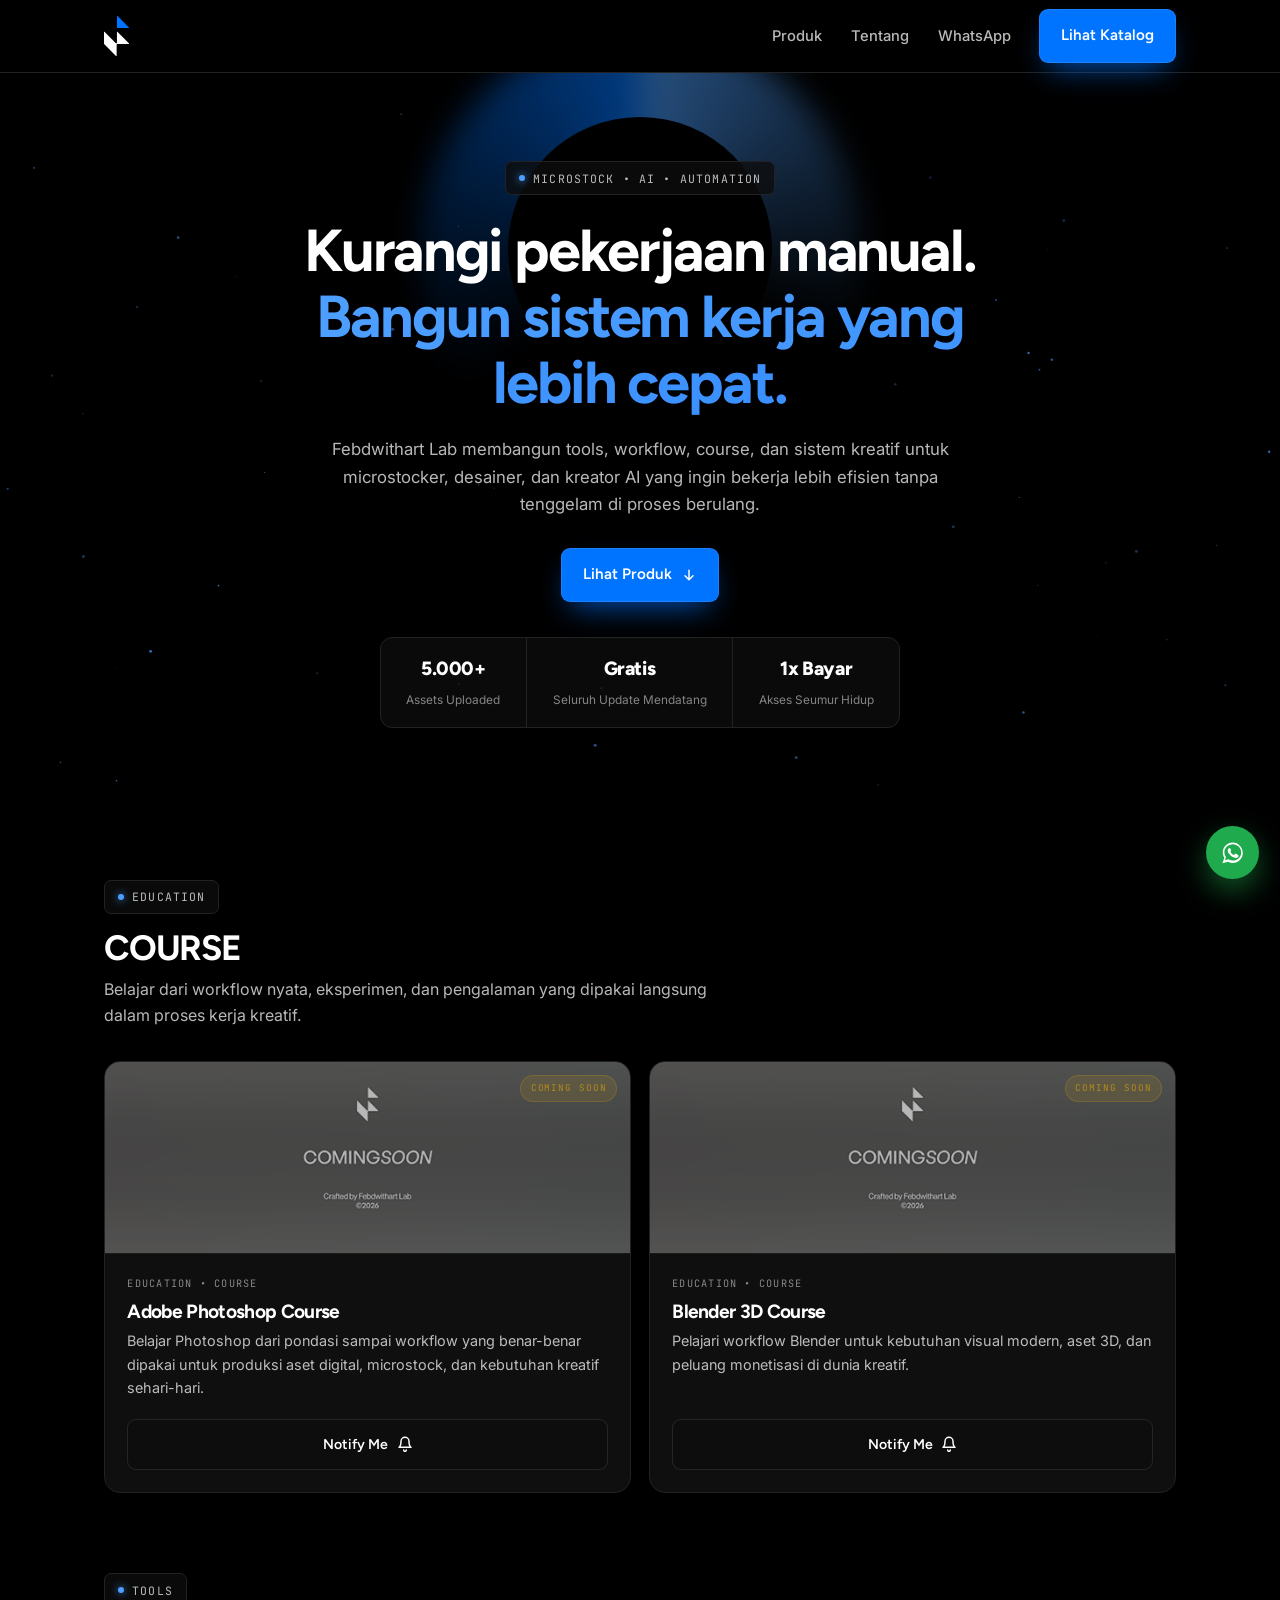
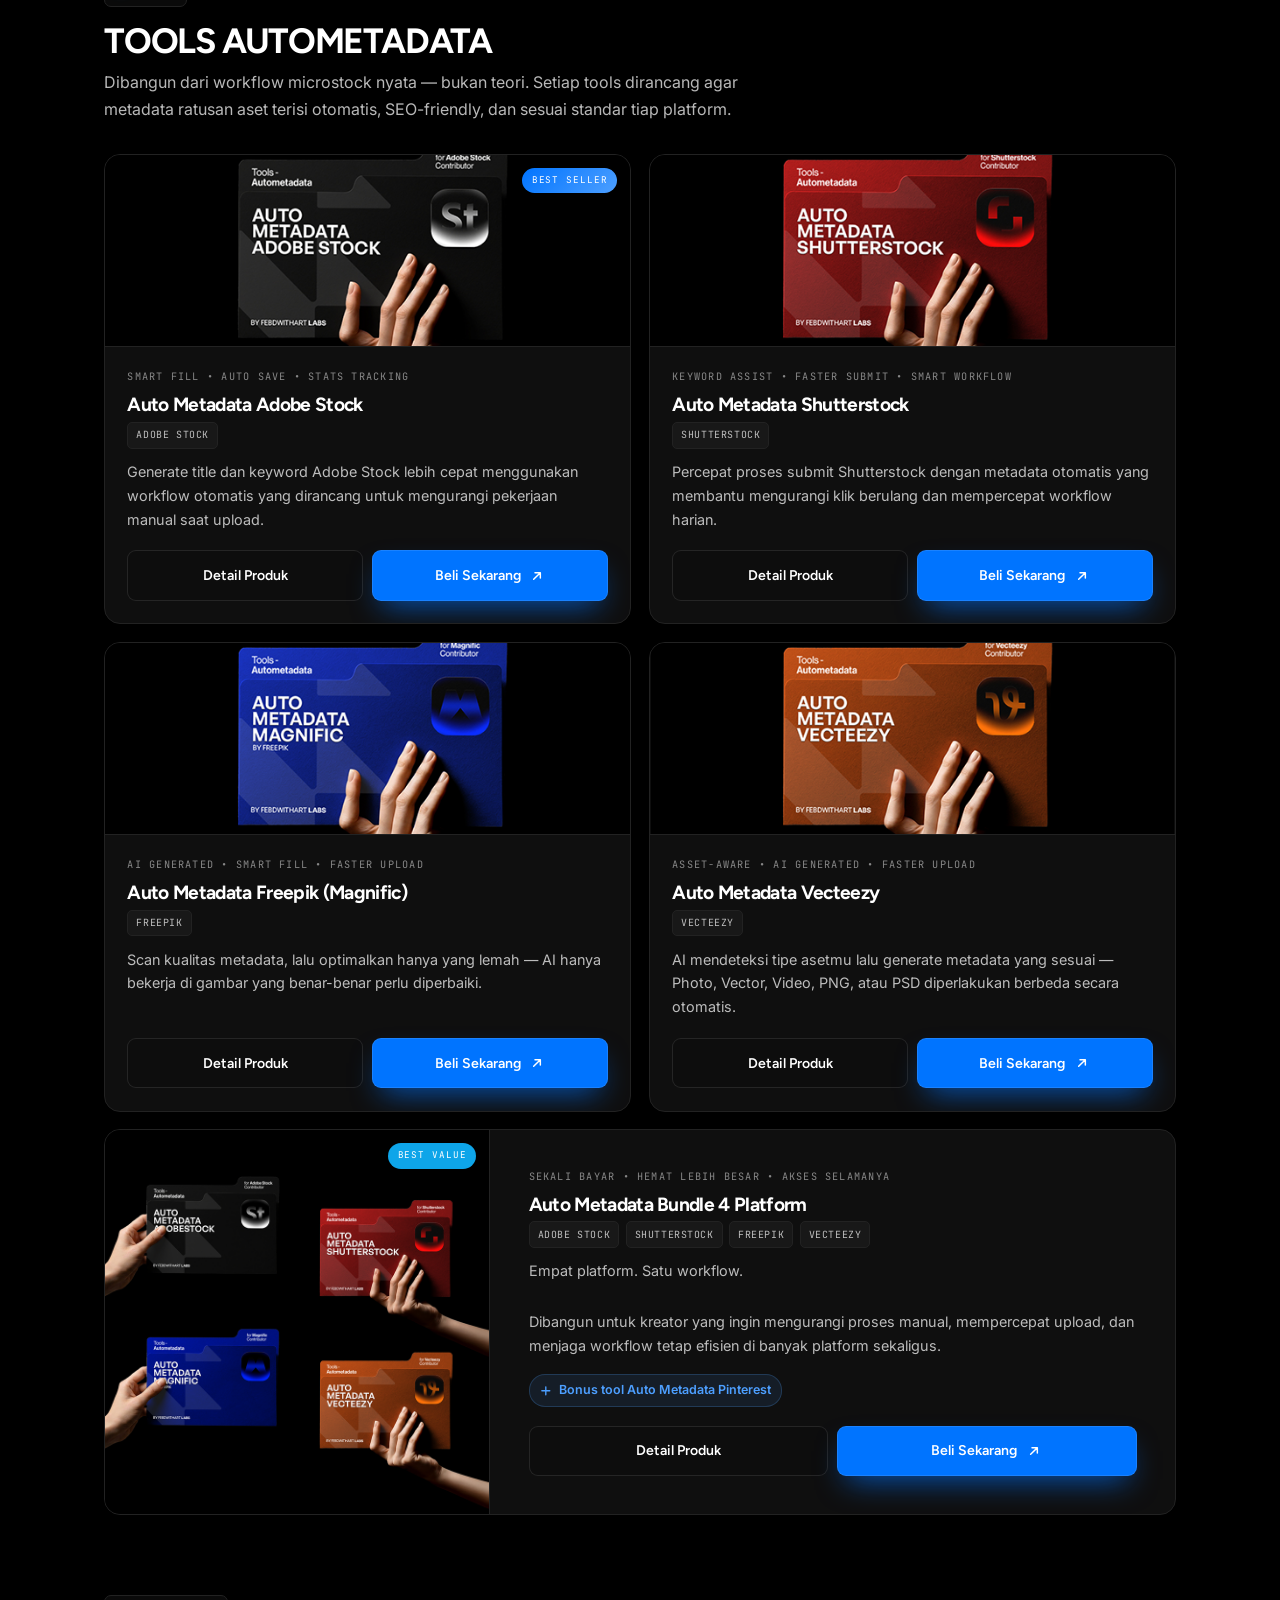
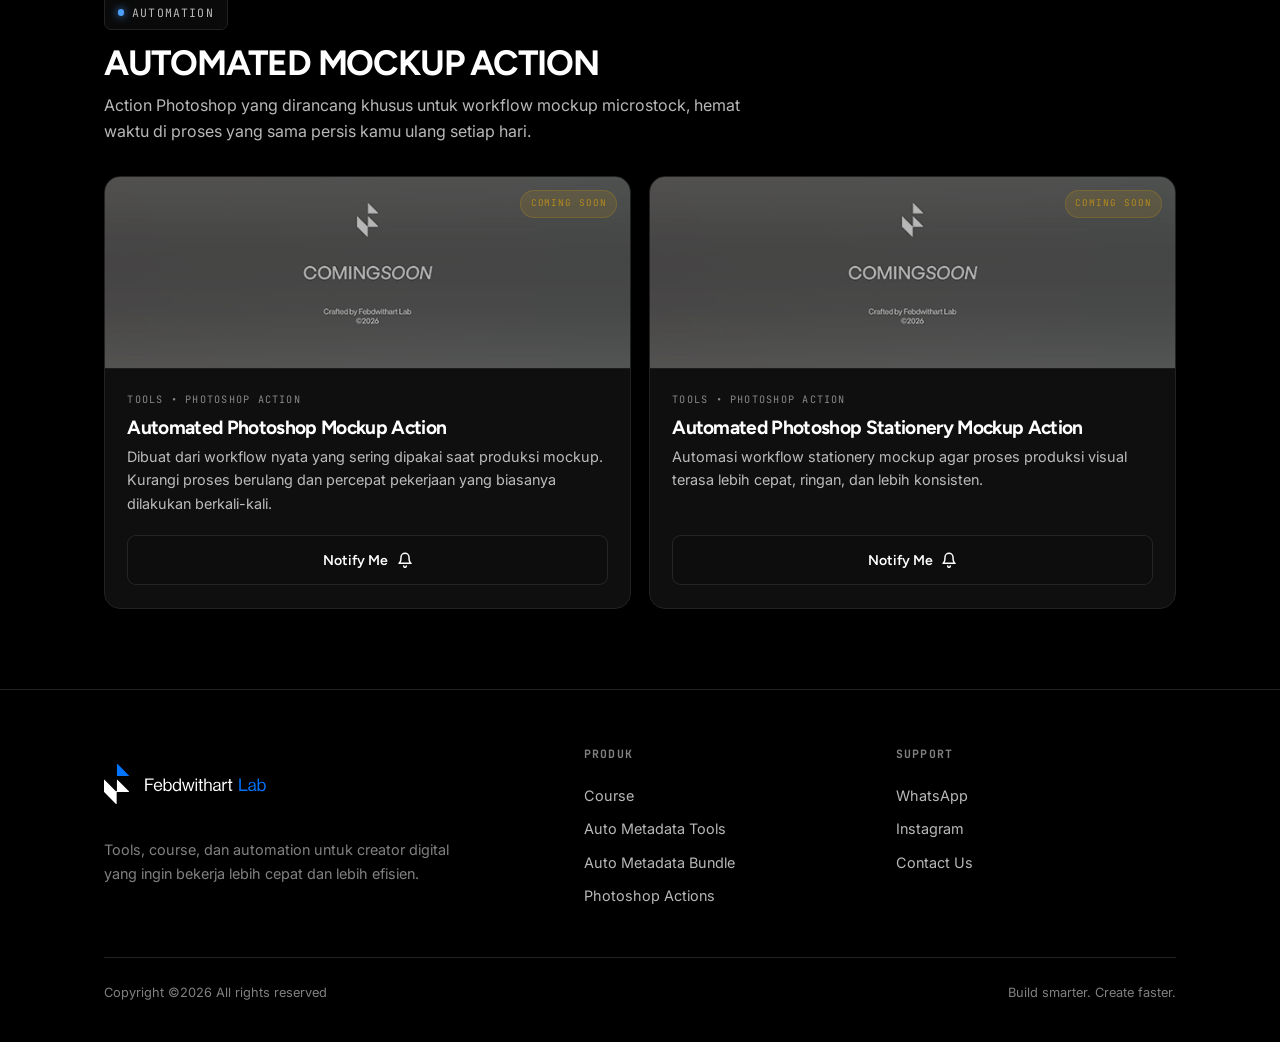
<file: index.html>
<!DOCTYPE html>
<html lang="id">
<head>
<meta charset="UTF-8" />
<meta name="viewport" content="width=device-width, initial-scale=1.0" />
<title>Febdwithart Lab</title>
<meta name="description" content="Ecosystem produk digital Febdwithart Lab: tools auto-metadata, course Photoshop & Blender, dan automasi workflow untuk microstocker, desainer, dan kreator AI." />
<!-- Open Graph — tampilan saat link dibagikan -->
<meta property="og:type"        content="website" />
<meta property="og:site_name"   content="Febdwithart Lab" />
<meta property="og:url"         content="https://febdwithartlab.com/" />
<meta property="og:title"       content="Febdwithart Lab — Tools & Automasi untuk Microstocker" />
<meta property="og:description" content="Tools auto-metadata, course, dan sistem workflow untuk microstocker yang ingin produksi lebih banyak tanpa kerja dua kali lipat." />
<meta property="og:image"       content="https://febdwithartlab.com/images/og-image.jpg" />
<meta property="og:image:width"  content="1200" />
<meta property="og:image:height" content="630" />
<meta property="og:locale"      content="id_ID" />

<!-- Twitter / X Card -->
<meta name="twitter:card"        content="summary_large_image" />
<meta name="twitter:site"        content="@febdwithartlab" />
<meta name="twitter:title"       content="Febdwithart Lab — Tools & Automasi untuk Microstocker" />
<meta name="twitter:description" content="Tools auto-metadata, course, dan sistem workflow untuk microstocker yang ingin produksi lebih banyak tanpa kerja dua kali lipat." />
<meta name="twitter:image"       content="https://febdwithartlab.com/images/og-image.jpg" />

<!-- Canonical URL -->
<link rel="canonical" href="https://febdwithartlab.com/" />
<link rel="preconnect" href="https://fonts.googleapis.com" />
<link rel="preconnect" href="https://fonts.gstatic.com" crossorigin />
<link href="https://fonts.googleapis.com/css2?family=Figtree:wght@400;500;600;700;800;900&family=Inter:wght@400;500;600&family=JetBrains+Mono:wght@500&display=swap" rel="stylesheet" />
<!-- Favicon -->
<link rel="icon" type="image/x-icon"       href="images/favicon/favicon.ico" />
<link rel="icon" type="image/png" sizes="16x16"  href="images/favicon/favicon-16x16.png" />
<link rel="icon" type="image/png" sizes="32x32"  href="images/favicon/favicon-32x32.png" />
<link rel="apple-touch-icon" sizes="180x180"     href="images/favicon/apple-touch-icon.png" />
<link rel="manifest"                             href="images/favicon/site.webmanifest" />
<meta name="theme-color" content="#0A0A0A" />
<link rel="stylesheet" href="css/style.css" />
</head>
<body>

<!-- ===== NAV ===== -->
<header class="nav" id="nav">
  <div class="wrap nav-in">
    <a href="/" class="logo">
      <img src="images/logo-icon.svg" alt="Febdwithart" class="logo-icon" />
    </a>
    <button class="burger" id="burger" aria-label="Menu"><span></span><span></span><span></span></button>
    <div class="nav-collapse">
      <nav class="nav-links">
        <a href="#produk">Produk</a>
        <a href="#tentang">Tentang</a>
        <a href="https://wa.me/62895603681498" target="_blank" rel="noopener">WhatsApp</a>
      </nav>
      <a href="#produk" class="btn btn-primary">Lihat Katalog</a>
    </div>
  </div>
</header>

<main>

  <!-- ===== HERO ===== -->
  <section class="hero">
    <canvas id="stars"></canvas>
    <div class="hero-glow"><div class="ring"></div><div class="void"></div></div>
    <div class="wrap">
      <span class="badge reveal"><span class="dot"></span> Microstock &bull; AI &bull; Automation</span>
      <h1 class="reveal"> Kurangi pekerjaan manual.<br><span class="grad"> Bangun sistem kerja yang lebih cepat.</span></h1>
      <p class="lead reveal"> Febdwithart Lab membangun tools, workflow, course, dan sistem kreatif untuk microstocker, desainer, dan kreator AI yang ingin bekerja lebih efisien tanpa tenggelam di proses berulang.</p>
      <div class="hero-actions reveal">
        <a href="#produk" class="btn btn-primary">Lihat Produk
          <svg viewBox="0 0 24 24" fill="none" stroke="currentColor" stroke-width="2.2" stroke-linecap="round" stroke-linejoin="round"><path d="M12 5v14M6 13l6 6 6-6"/></svg>
        </a>
      </div>
      <div class="mini-stats reveal">
        <div class="ms"><b>5.000+</b><span>Assets Uploaded</span></div>
        <div class="ms"><b>Gratis</b><span>Seluruh Update Mendatang</span></div>
        <div class="ms"><b>1x Bayar</b><span>Akses Seumur Hidup</span></div>
      </div>
    </div>
  </section>

  <!-- ===== SECTION 1: EDUCATION / COURSE ===== -->
  <section class="section" id="produk">
    <div class="wrap">
      <div class="cat-head reveal">
        <span class="badge"><span class="dot"></span> Education</span>
        <h2>COURSE</h2>
        <p>Belajar dari workflow nyata, eksperimen, dan pengalaman yang dipakai langsung dalam proses kerja kreatif.</p>
      </div>
      <div class="bento">

        <!-- Adobe Photoshop Course -->
        <article class="pcard soon span3 reveal">
          <div class="pcard-cover"><img src="images/thumbnails/thumb-comingsoon.png"
            alt="Adobe Photoshop Course"
            class="thumb-img" />
            <span class="pc-badge bg-soon">Coming Soon</span>
          </div>
          <div class="pcard-body">
            <span class="pc-eyebrow">Education &bull; Course</span>
            <h3>Adobe Photoshop Course</h3>
            <p>Belajar Photoshop dari pondasi sampai workflow yang benar-benar dipakai untuk produksi aset digital, microstock, dan kebutuhan kreatif sehari-hari.</p>
            <div class="pc-actions">
              <a class="btn btn-ghost" href="https://wa.me/62895603681498?text=Halo%2C%20saya%20tertarik%20Adobe%20Photoshop%20Course.%20Kalau%20rilis%20kabarin%20ya." target="_blank" rel="noopener">Notify Me
                <svg viewBox="0 0 24 24" fill="none" stroke="currentColor" stroke-width="2.2" stroke-linecap="round" stroke-linejoin="round"><path d="M6 8a6 6 0 0 1 12 0c0 7 3 9 3 9H3s3-2 3-9M10 21a2 2 0 0 0 4 0"/></svg>
              </a>
            </div>
          </div>
        </article>

        <!-- Blender 3D Course -->
        <article class="pcard soon span3 reveal">
          <div class="pcard-cover"><img src="images/thumbnails/thumb-comingsoon.png"
            alt="Blender 3D Course"
            class="thumb-img" />
            <span class="pc-badge bg-soon">Coming Soon</span>
          </div>
          <div class="pcard-body">
            <span class="pc-eyebrow">Education &bull; Course</span>
            <h3>Blender 3D Course</h3>
            <p>Pelajari workflow Blender untuk kebutuhan visual modern, aset 3D, dan peluang monetisasi di dunia kreatif.</p>
            <div class="pc-actions">
              <a class="btn btn-ghost" href="https://wa.me/62895603681498?text=Halo%2C%20saya%20tertarik%20Blender%203D%20Course.%20Kalau%20rilis%20kabarin%20ya." target="_blank" rel="noopener">Notify Me
                <svg viewBox="0 0 24 24" fill="none" stroke="currentColor" stroke-width="2.2" stroke-linecap="round" stroke-linejoin="round"><path d="M6 8a6 6 0 0 1 12 0c0 7 3 9 3 9H3s3-2 3-9M10 21a2 2 0 0 0 4 0"/></svg>
              </a>
            </div>
          </div>
        </article>

      </div>
    </div>
  </section>

  <!-- ===== SECTION 2: TOOLS ===== -->
  <section class="section" id="tools" style="padding-top:0;">
    <div class="wrap">
      <div class="cat-head reveal">
        <span class="badge"><span class="dot"></span> TOOLS</span>
        <h2>TOOLS AUTOMETADATA</h2>
        <p>Dibangun dari workflow microstock nyata — bukan teori. Setiap tools dirancang agar metadata ratusan aset terisi otomatis, SEO-friendly, dan sesuai standar tiap platform.</p>
      </div>
      <div class="bento">

        <!-- 1. Auto Metadata Adobe Stock -->
        <article class="pcard span3 reveal">
          <div class="pcard-cover">
            <img src="images/thumbnails/thumb-adobestock.png"
            alt="Auto Metadata Adobe Stock"
            class="thumb-img" /><span class="pc-badge bg-best">Best Seller</span>
          </div>
          <div class="pcard-body">
            <span class="pc-eyebrow">Smart Fill &bull; Auto Save &bull; Stats Tracking</span>
            <h3>Auto Metadata Adobe Stock</h3>
            <div class="pc-platforms"><span>Adobe Stock</span></div>
            <p>Generate title dan keyword Adobe Stock lebih cepat menggunakan workflow otomatis yang dirancang untuk mengurangi pekerjaan manual saat upload.</p>
            <div class="pc-actions">
              <a class="btn btn-ghost" href="products/autometadata-adobe.html">Detail Produk</a>
              <a class="btn btn-primary" href="https://lynk.id/febdwithart/07mp1kjrmgll/checkout" target="_blank" rel="noopener">Beli Sekarang
                <svg viewBox="0 0 24 24" fill="none" stroke="currentColor" stroke-width="2.2" stroke-linecap="round" stroke-linejoin="round"><path d="M7 17 17 7M9 7h8v8"/></svg>
              </a>
            </div>
          </div>
        </article>

        <!-- 2. Auto Metadata Shutterstock -->
        <article class="pcard span3 reveal">
          <div class="pcard-cover">
            <img src="images/thumbnails/thumb-shutterstock.png"
            alt="Auto Metadata Shutterstock"
            class="thumb-img" />
          </div>
          <div class="pcard-body">
            <span class="pc-eyebrow">Keyword Assist &bull; Faster Submit &bull; Smart Workflow</span>
            <h3>Auto Metadata Shutterstock</h3>
            <div class="pc-platforms"><span>Shutterstock</span></div>
            <p>Percepat proses submit Shutterstock dengan metadata otomatis yang membantu mengurangi klik berulang dan mempercepat workflow harian.</p>
            <div class="pc-actions">
              <a class="btn btn-ghost" href="products/autometadata-shutterstock.html">Detail Produk</a>
              <a class="btn btn-primary" href="https://lynk.id/febdwithart/dnpy4gwk1y93/checkout" target="_blank" rel="noopener">Beli Sekarang
                <svg viewBox="0 0 24 24" fill="none" stroke="currentColor" stroke-width="2.2" stroke-linecap="round" stroke-linejoin="round"><path d="M7 17 17 7M9 7h8v8"/></svg>
              </a>
            </div>
          </div>
        </article>

        <!-- 3. Auto Metadata Freepik (Magnific) -->
        <article class="pcard span3 reveal">
          <div class="pcard-cover">
            <img src="images/thumbnails/thumb-freepik.png"
            alt="Auto Metadata Freepik"
            class="thumb-img" />
          </div>
          <div class="pcard-body">
            <span class="pc-eyebrow">Ai Generated &bull; Smart Fill &bull; Faster upload</span>
            <h3>Auto Metadata Freepik (Magnific)</h3>
            <div class="pc-platforms"><span>Freepik</span></div>
            <p>Scan kualitas metadata, lalu optimalkan hanya yang lemah — AI hanya bekerja di gambar yang benar-benar perlu diperbaiki.</p>
            <div class="pc-actions">
              <a class="btn btn-ghost" href="products/autometadata-freepik.html">Detail Produk</a>
              <a class="btn btn-primary" href="https://lynk.id/febdwithart/welr1jdjko2z/checkout" target="_blank" rel="noopener">Beli Sekarang
                <svg viewBox="0 0 24 24" fill="none" stroke="currentColor" stroke-width="2.2" stroke-linecap="round" stroke-linejoin="round"><path d="M7 17 17 7M9 7h8v8"/></svg>
              </a>
            </div>
          </div>
        </article>

        <!-- 4. Auto Metadata Vecteezy -->
        <article class="pcard span3 reveal">
          <div class="pcard-cover">
            <img src="images/thumbnails/thumb-vecteezy.png"
            alt="Auto Metadata Vecteezy"
            class="thumb-img" />
          </div>
          <div class="pcard-body">
            <span class="pc-eyebrow">Asset-Aware &bull; AI Generated &bull; Faster Upload</span>
            <h3>Auto Metadata Vecteezy</h3>
            <div class="pc-platforms"><span>Vecteezy</span></div>
            <p>AI mendeteksi tipe asetmu lalu generate metadata yang sesuai — Photo, Vector, Video, PNG, atau PSD diperlakukan berbeda secara otomatis.</p>
            <div class="pc-actions">
              <a class="btn btn-ghost" href="products/autometadata-vecteezy.html">Detail Produk</a>
              <a class="btn btn-primary" href="https://lynk.id/febdwithart/2qzo8mz1nnvk/checkout" target="_blank" rel="noopener">Beli Sekarang
                <svg viewBox="0 0 24 24" fill="none" stroke="currentColor" stroke-width="2.2" stroke-linecap="round" stroke-linejoin="round"><path d="M7 17 17 7M9 7h8v8"/></svg>
              </a>
            </div>
          </div>
        </article>

        <!-- 5. Auto Metadata Bundle 4 Platform — FEATURE FULL WIDTH -->
        <article class="pcard feature span6 reveal">
          <div class="pcard-cover">
            <img src="images/thumbnails/thumb-bundle.png"
            alt="Auto Metadata Bundle 4 Platform"
            class="thumb-img" /><span class="pc-badge bg-value">Best Value</span>
          </div>
          <div class="pcard-body">
            <span class="pc-eyebrow">Sekali Bayar &bull; Hemat Lebih Besar &bull; Akses Selamanya</span>
            <h3>Auto Metadata Bundle 4 Platform</h3>
            <div class="pc-platforms"><span>Adobe Stock</span><span>Shutterstock</span><span>Freepik</span><span>Vecteezy</span></div>
            <p>Empat platform. Satu workflow.</p>
            <p>Dibangun untuk kreator yang ingin mengurangi proses manual, mempercepat upload, dan menjaga workflow tetap efisien di banyak platform sekaligus.</p>
            <span class="pc-bonus">
              <svg viewBox="0 0 24 24" fill="none" stroke="currentColor" stroke-width="2.4" stroke-linecap="round" stroke-linejoin="round" style="width:.85rem;height:.85rem;"><path d="M12 5v14M5 12h14"/></svg>
              Bonus tool Auto Metadata Pinterest
            </span>
            <div class="pc-actions">
              <a class="btn btn-ghost" href="products/bundling-automation.html">Detail Produk</a>
              <a class="btn btn-primary" href="https://lynk.id/febdwithart/vrxp7mz3n7ve/checkout" target="_blank" rel="noopener">Beli Sekarang
                <svg viewBox="0 0 24 24" fill="none" stroke="currentColor" stroke-width="2.2" stroke-linecap="round" stroke-linejoin="round"><path d="M7 17 17 7M9 7h8v8"/></svg>
              </a>
            </div>
          </div>
        </article>
      </div>
    </div>
  </section>


  <!-- ===== SECTION 3: AUTOMATION / PHOTOSHOP ACTIONS ===== -->
  <section class="section" id="automation" style="padding-top:0;">
    <div class="wrap">
      <div class="cat-head reveal">
        <span class="badge"><span class="dot"></span> Automation</span>
        <h2>AUTOMATED MOCKUP ACTION</h2>
        <p>Action Photoshop yang dirancang khusus untuk workflow mockup microstock, hemat waktu di proses yang sama persis kamu ulang setiap hari.</p>
      </div>
      <div class="bento">

        <!-- 6. Automated Photoshop Mockup Action -->
        <article class="pcard soon span3 reveal">
          <div class="pcard-cover"><img src="images/thumbnails/thumb-comingsoon.png"
            alt="Automated Photoshop Mockup Action"
            class="thumb-img" />
            <span class="pc-badge bg-soon">Coming Soon</span>
          </div>
          <div class="pcard-body">
            <span class="pc-eyebrow">Tools &bull; Photoshop Action</span>
            <h3>Automated Photoshop Mockup Action</h3>
            <p>Dibuat dari workflow nyata yang sering dipakai saat produksi mockup. Kurangi proses berulang dan percepat pekerjaan yang biasanya dilakukan berkali-kali.</p>
            <div class="pc-actions">
              <a class="btn btn-ghost" href="https://wa.me/62895603681498?text=Halo%2C%20saya%20tertarik%20Automated%20Photoshop%20Mockup%20Action.%20Kalau%20rilis%20kabarin%20ya." target="_blank" rel="noopener">Notify Me
                <svg viewBox="0 0 24 24" fill="none" stroke="currentColor" stroke-width="2.2" stroke-linecap="round" stroke-linejoin="round"><path d="M6 8a6 6 0 0 1 12 0c0 7 3 9 3 9H3s3-2 3-9M10 21a2 2 0 0 0 4 0"/></svg>
              </a>
            </div>
          </div>
        </article>

        <!-- 7. Automated Photoshop Stationery Mockup Action -->
        <article class="pcard soon span3 reveal">
          <div class="pcard-cover"><img src="images/thumbnails/thumb-comingsoon.png"
            alt="Automated Photoshop Stationery Mockup Action"
            class="thumb-img" />
            <span class="pc-badge bg-soon">Coming Soon</span>
          </div>
          <div class="pcard-body">
            <span class="pc-eyebrow">Tools &bull; Photoshop Action</span>
            <h3>Automated Photoshop Stationery Mockup Action</h3>
            <p>Automasi workflow stationery mockup agar proses produksi visual terasa lebih cepat, ringan, dan lebih konsisten.</p>
            <div class="pc-actions">
              <a class="btn btn-ghost" href="https://wa.me/62895603681498?text=Halo%2C%20saya%20tertarik%20Automated%20Photoshop%20Stationery%20Mockup%20Action.%20Kalau%20rilis%20kabarin%20ya." target="_blank" rel="noopener">Notify Me
                <svg viewBox="0 0 24 24" fill="none" stroke="currentColor" stroke-width="2.2" stroke-linecap="round" stroke-linejoin="round"><path d="M6 8a6 6 0 0 1 12 0c0 7 3 9 3 9H3s3-2 3-9M10 21a2 2 0 0 0 4 0"/></svg>
              </a>
            </div>
          </div>
        </article>

      </div>
    </div>
  </section>

</main>

<!-- ===== FOOTER ===== -->
<footer class="footer" id="tentang">
  <div class="wrap">
    <div class="foot-grid">
      <div class="foot-brand">
        <span class="logo">
          <img src="images/logo-icon.svg" alt="Febdwithart" class="logo-icon" />
          <img src="images/logo-type.svg" alt="Febdwithart Lab" class="logo-type" />
        </span>
        <p>Tools, course, dan automation untuk creator digital yang ingin bekerja lebih cepat dan lebih efisien.</p>
      </div>
      <div class="foot-col">
        <h5>Produk</h5>
        <a href="#produk">Course</a>
        <a href="#tools">Auto Metadata Tools</a>
        <a href="products/bundling-automation.html">Auto Metadata Bundle</a>
        <a href="#automation">Photoshop Actions</a>
      </div>
      <div class="foot-col">
        <h5>Support</h5>
        <a href="https://wa.me/62895603681498" target="_blank" rel="noopener">WhatsApp</a>
        <a href="https://instagram.com/febdwithartlab" target="_blank" rel="noopener">Instagram</a>
        <a href="mailto:febdwithartlab@gmail.com">Contact Us</a>
      </div>
    </div>
    <div class="foot-bottom">
      <span>Copyright &copy;2026 All rights reserved</span>
      <span>Build smarter. Create faster.</span>
    </div>
  </div>
</footer>

<a href="https://wa.me/62895603681498" class="fab" target="_blank" rel="noopener" aria-label="Chat WhatsApp">
  <svg viewBox="0 0 32 32"><path d="M16 3C9 3 3.5 8.5 3.5 15.5c0 2.4.7 4.7 1.9 6.7L3 29l7-1.8c1.9 1 4 1.6 6 1.6 7 0 12.5-5.5 12.5-12.5S23 3 16 3Zm0 22.7c-1.8 0-3.6-.5-5.1-1.4l-.4-.2-4.2 1.1 1.1-4.1-.3-.4a10 10 0 0 1-1.6-5.5C5.5 9.9 10.2 5.3 16 5.3s10.5 4.6 10.5 10.2S21.8 25.7 16 25.7Zm5.8-7.6c-.3-.2-1.9-.9-2.2-1s-.5-.2-.7.2-.8 1-1 1.2-.4.2-.7.1a8.3 8.3 0 0 1-4.1-3.6c-.3-.5.3-.5.8-1.5.1-.2 0-.4 0-.5l-1-2.3c-.2-.6-.5-.5-.7-.5h-.6c-.2 0-.5.1-.8.4a3.7 3.7 0 0 0-1.1 2.7c0 1.6 1.2 3.2 1.3 3.4.2.2 2.3 3.6 5.7 5 2.1.9 3 .9 4 .8.6-.1 1.9-.8 2.2-1.5.3-.8.3-1.4.2-1.5l-.5-.5Z"/></svg>
</a>

<script src="js/main.js" defer></script>
</body>
</html>
</file>
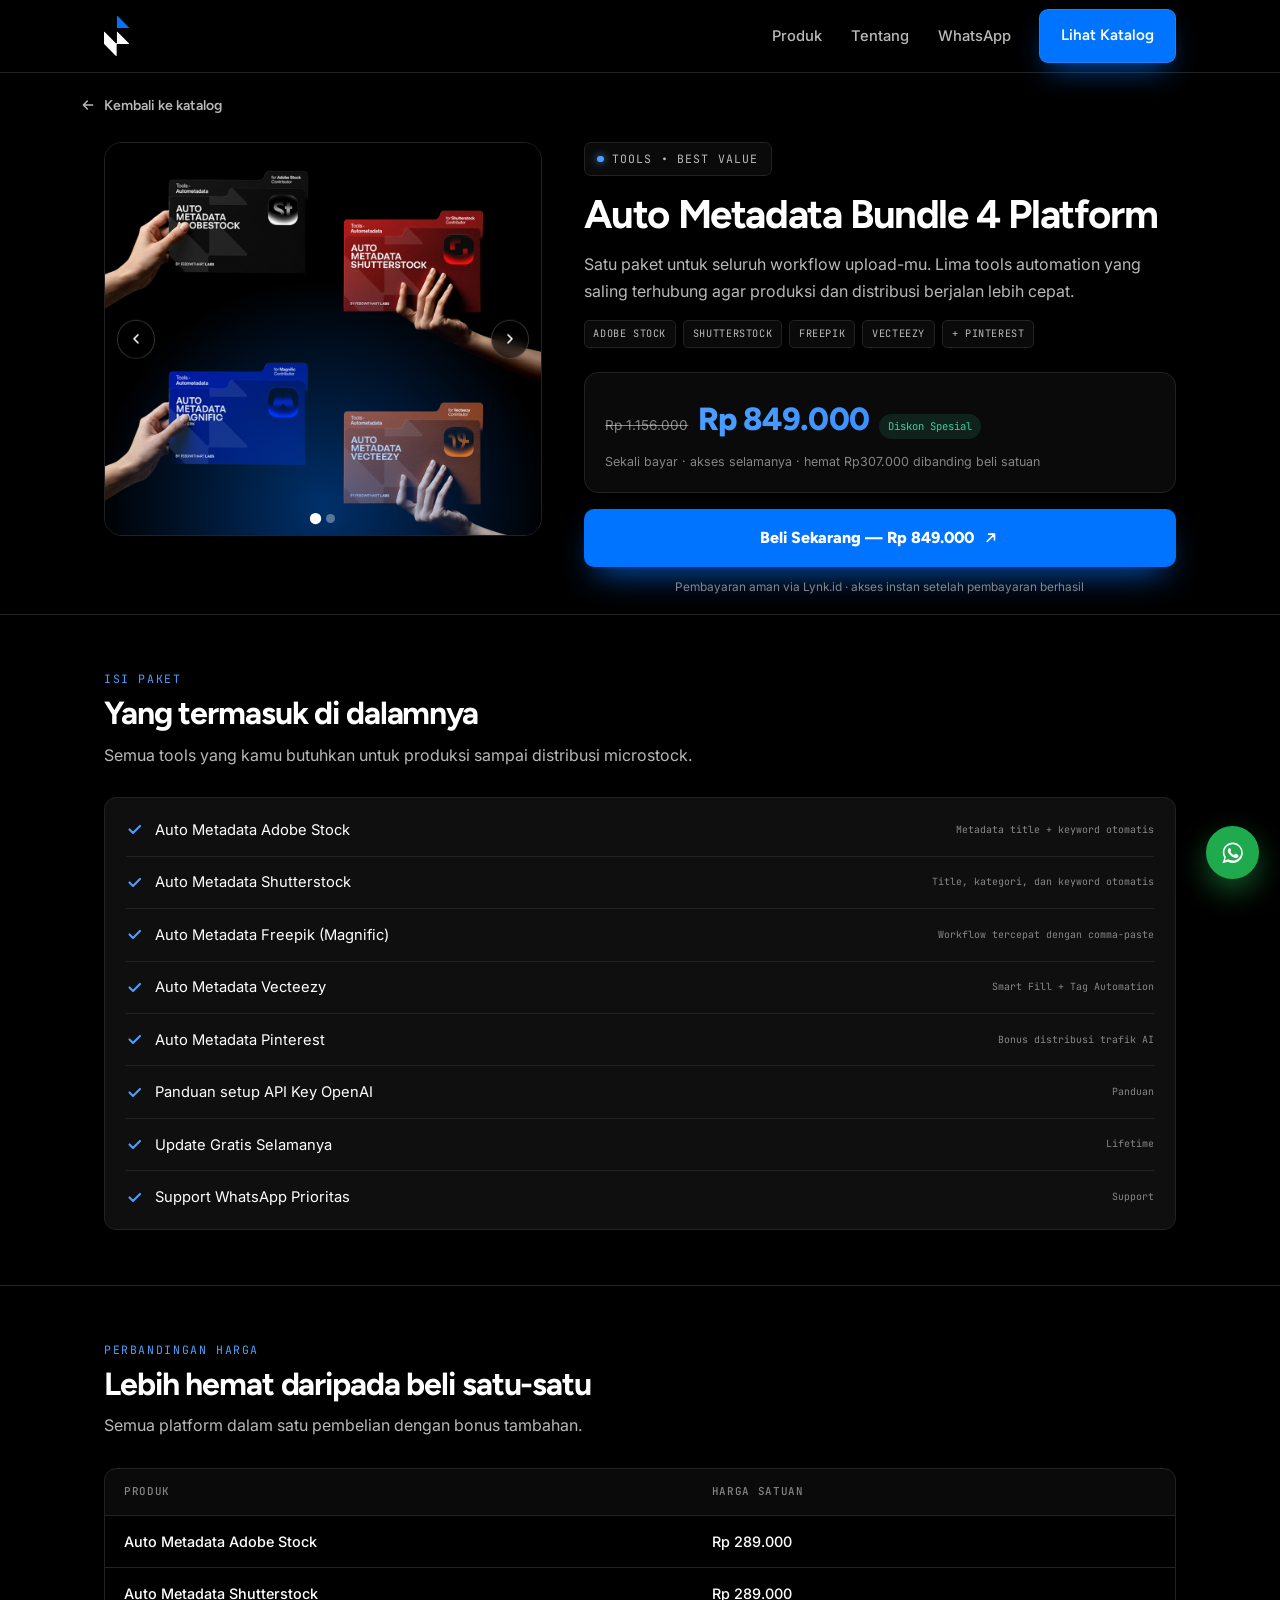
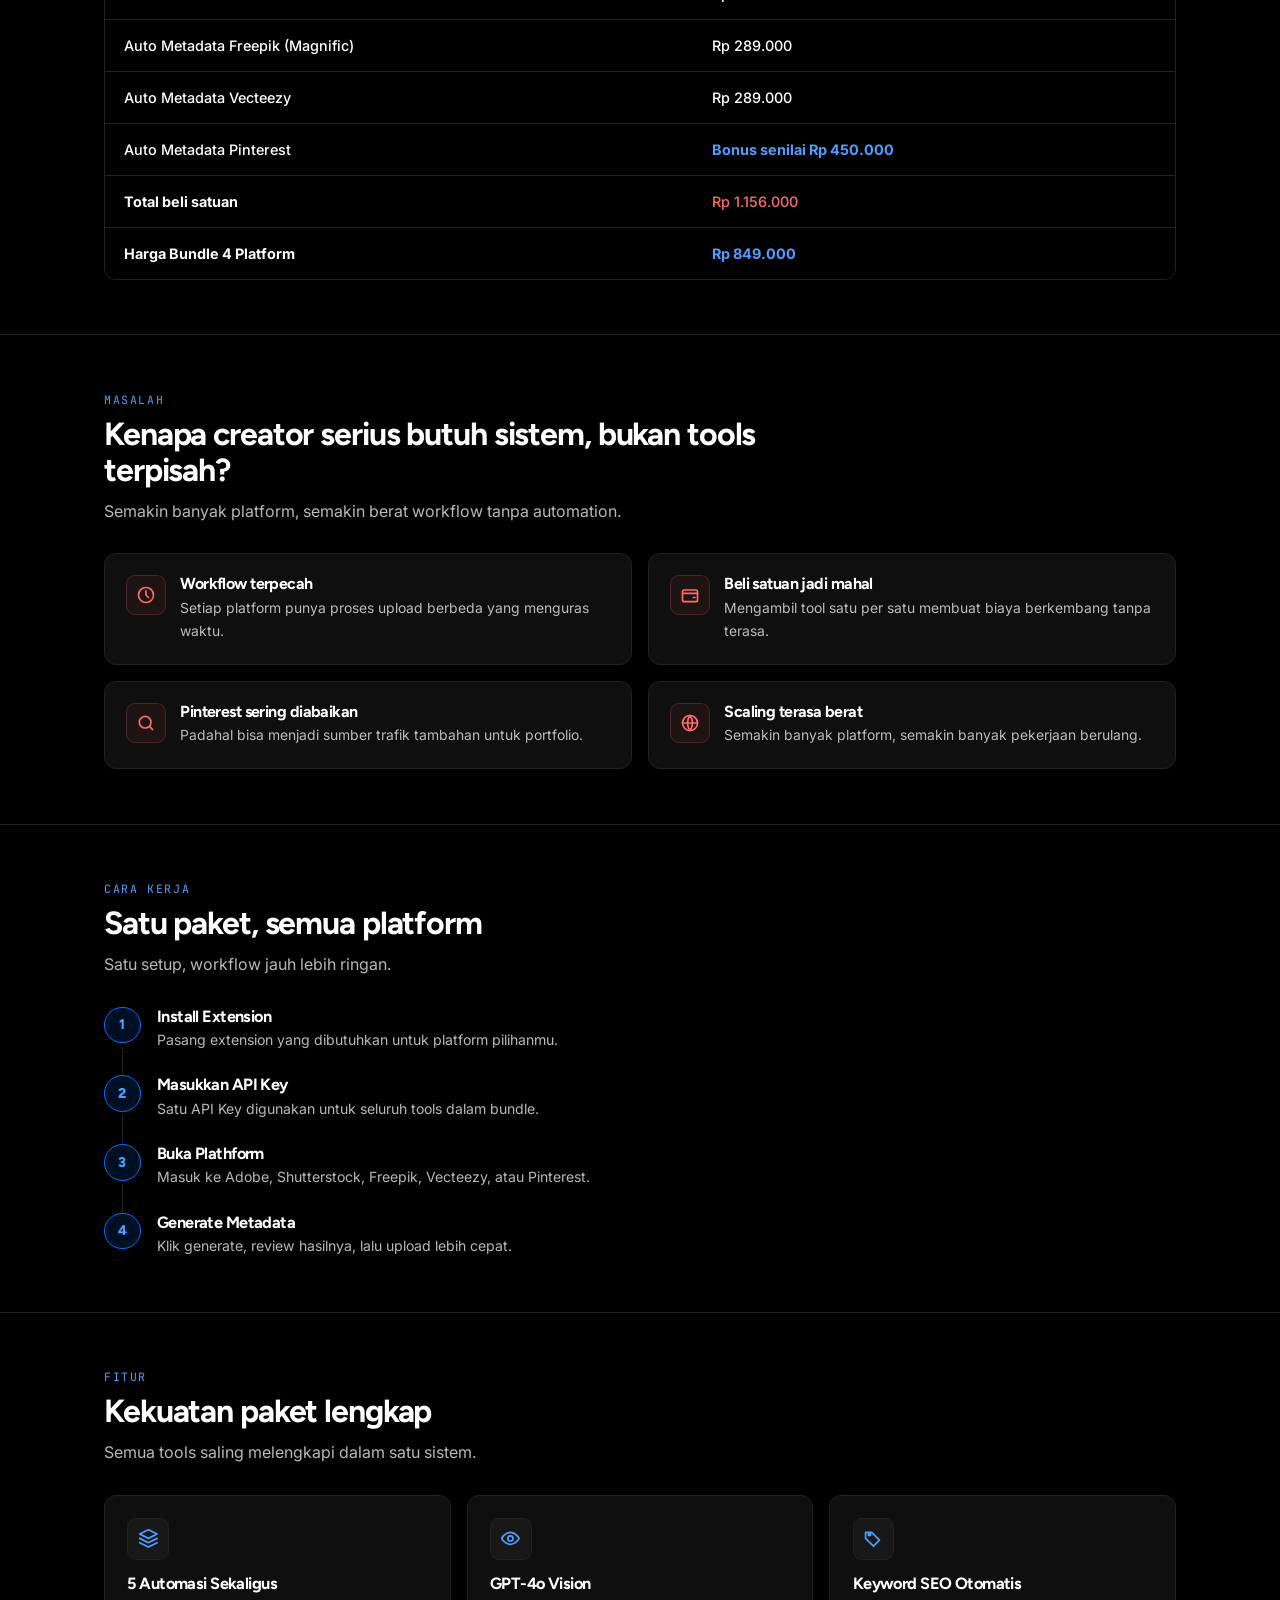
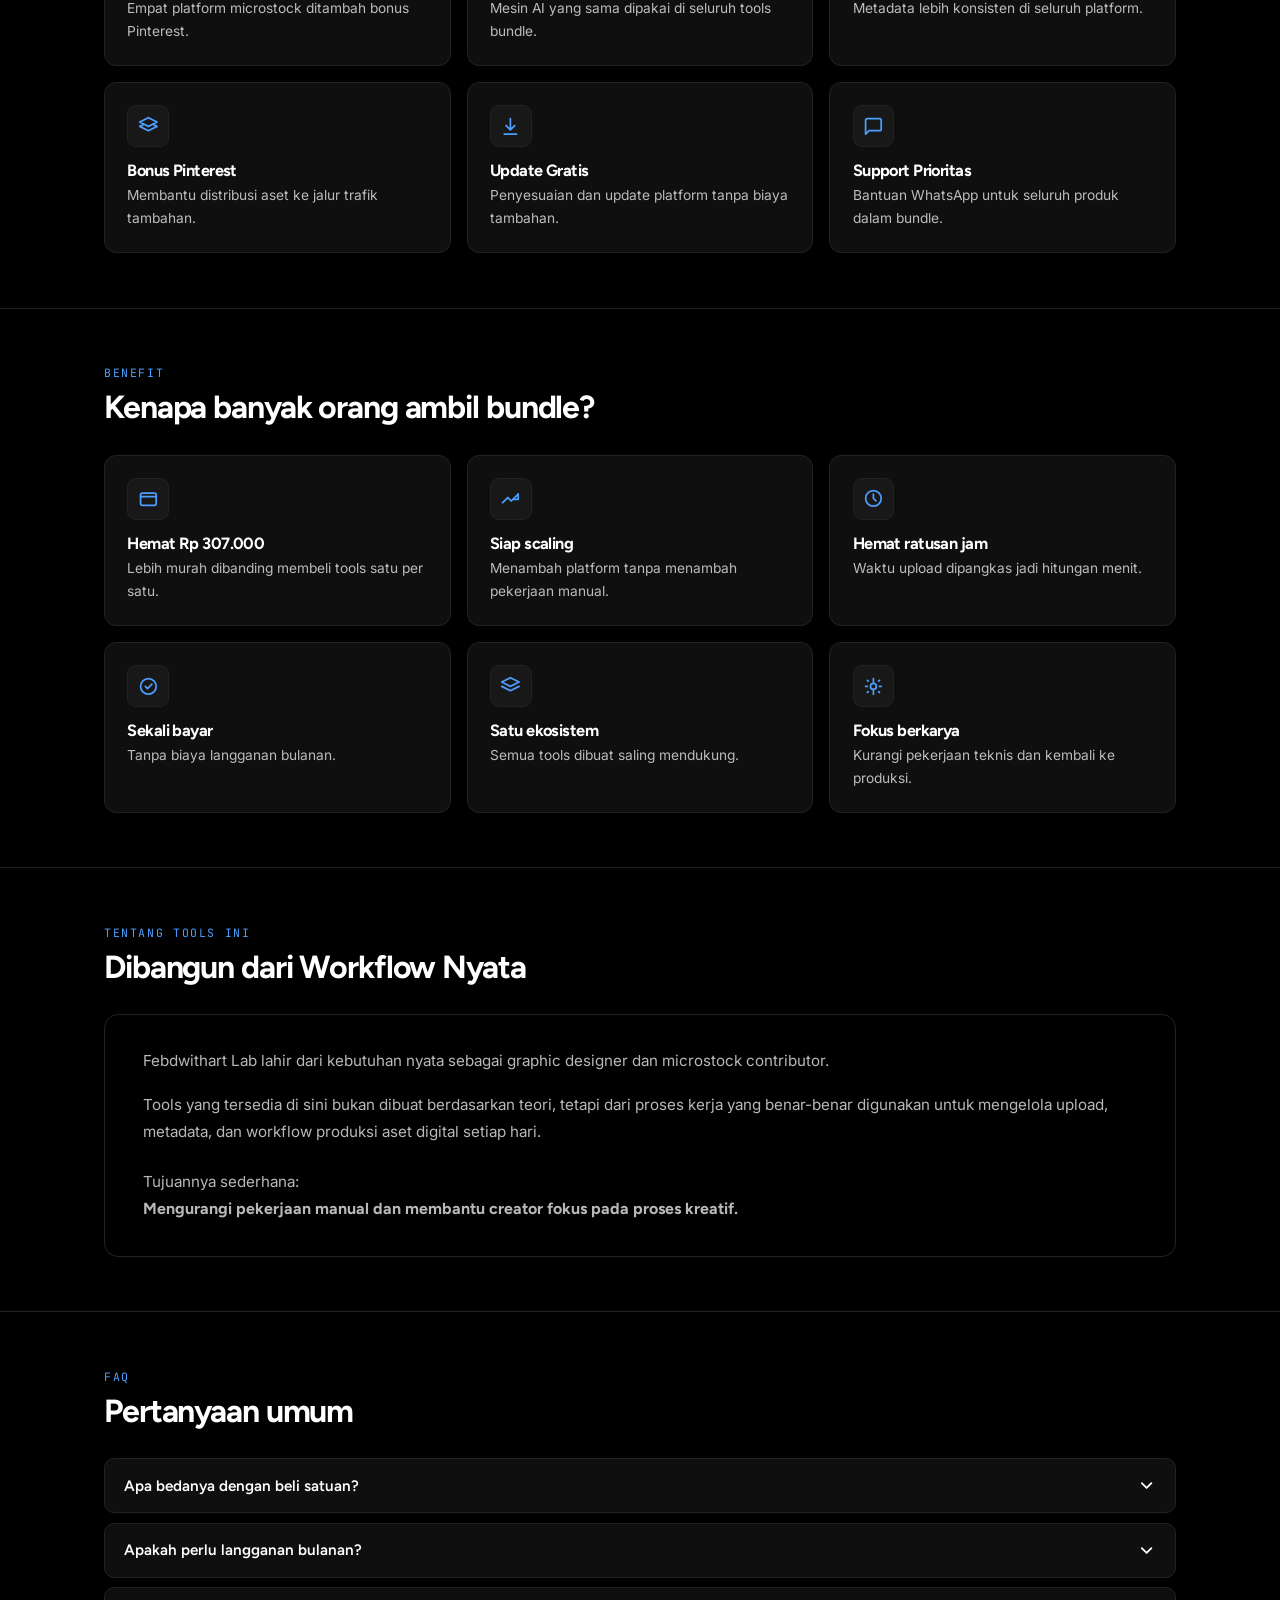
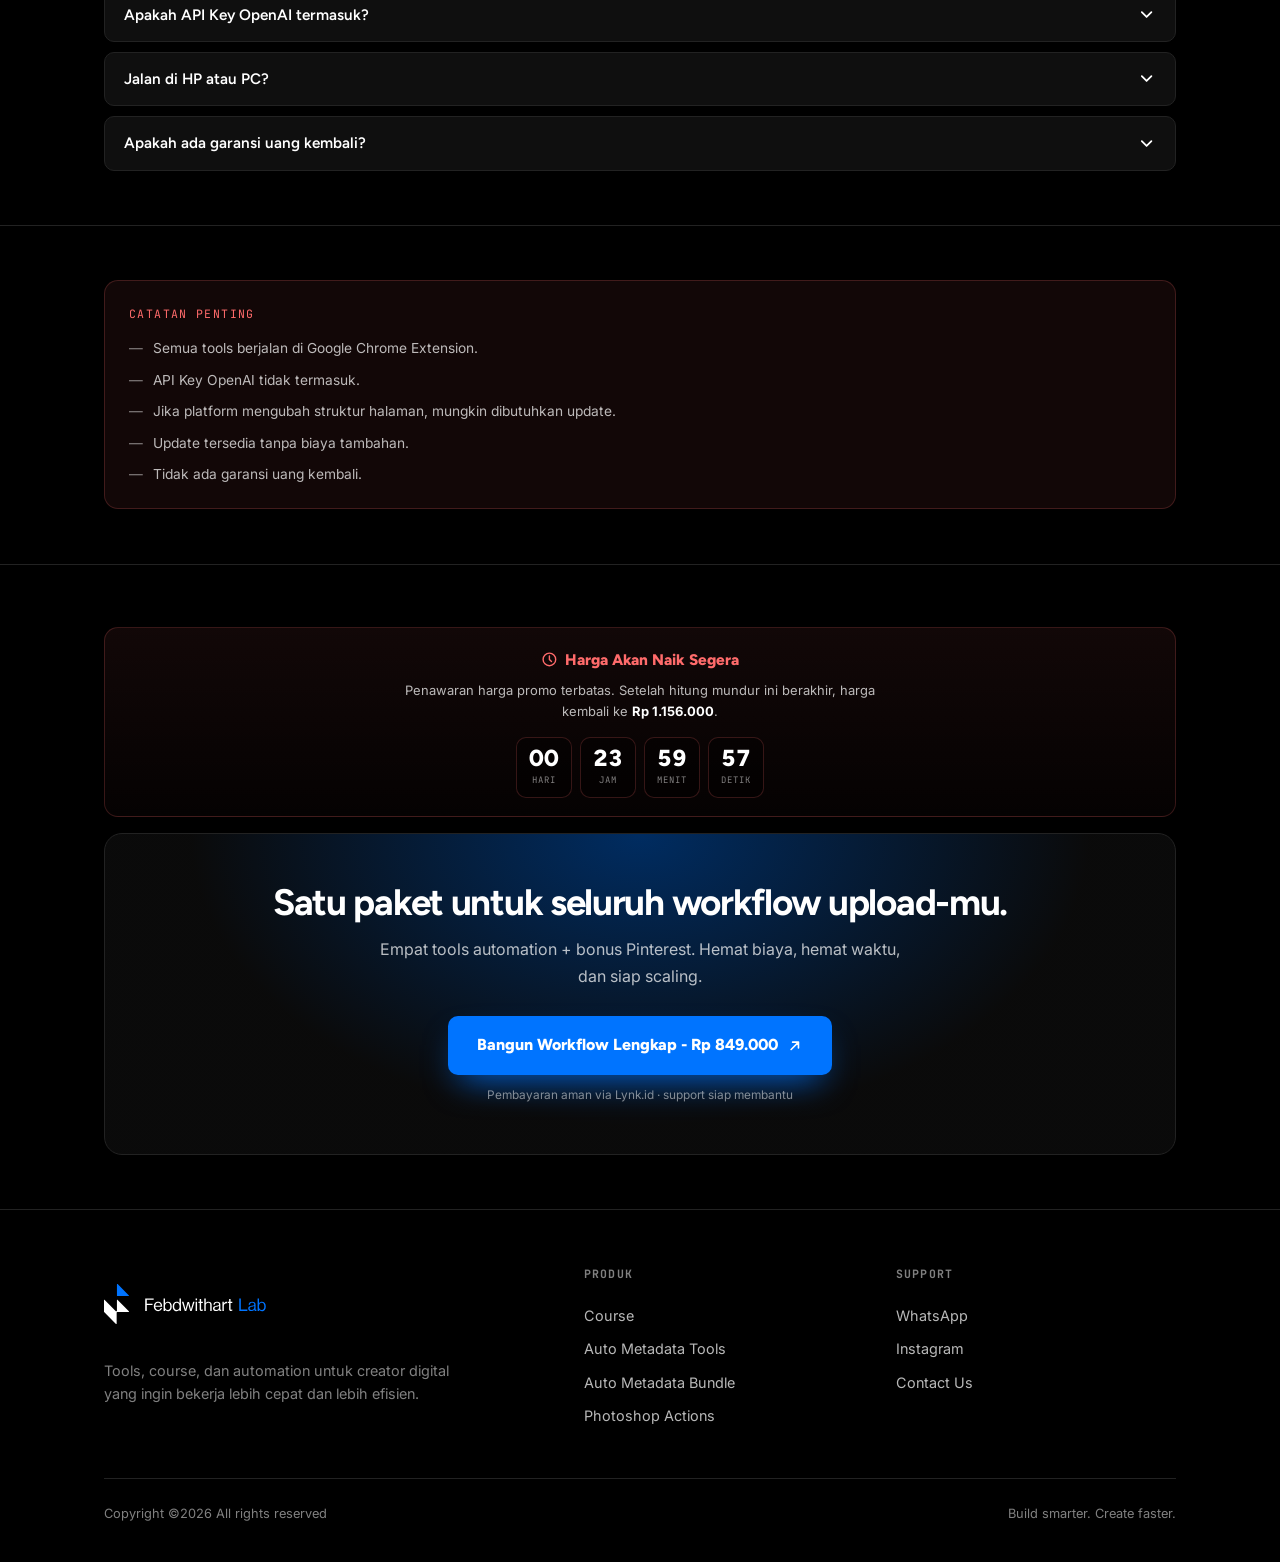
<file: products/bundling-automation.html>
<!DOCTYPE html>
<html lang="id">
<head>
<meta charset="UTF-8" />
<meta name="viewport" content="width=device-width, initial-scale=1.0" />
<title>Auto Metadata Bundle 4 Platform | Febdwithart Lab</title>
<meta name="description" content="Paket lengkap 4 tools Auto Metadata Febdwithart Lab (Adobe Stock, Shutterstock, Freepik, Vecteezy) plus bonus tool Auto Metadata Pinterest. Sekali bayar, hemat besar." />
<!-- Open Graph -->
<meta property="og:type"        content="product" />
<meta property="og:site_name"   content="Febdwithart Lab" />
<meta property="og:url"         content="https://febdwithartlab.com/products/bundling-automation.html" />
<meta property="og:title"       content="Auto Metadata Bundle 4 Platform — Adobe, Shutterstock, Freepik, Vecteezy" />
<meta property="og:description" content="Paket 4 tools Auto Metadata + bonus Auto Metadata Pinterest. Satu workflow untuk semua platform microstock. Sekali bayar, hemat besar." />
<meta property="og:image"       content="https://febdwithartlab.com/images/og-image.jpg" />
<meta property="og:image:width"  content="1200" />
<meta property="og:image:height" content="630" />

<!-- Twitter Card -->
<meta name="twitter:card"        content="summary_large_image" />
<meta name="twitter:title"       content="Auto Metadata Bundle 4 Platform — Adobe, Shutterstock, Freepik, Vecteezy" />
<meta name="twitter:description" content="Paket 4 tools Auto Metadata + bonus Pinterest. Satu workflow untuk semua platform. Sekali bayar, hemat besar." />
<meta name="twitter:image"       content="https://febdwithartlab.com/images/og-image.jpg" />

<!-- Canonical -->
<link rel="canonical" href="https://febdwithartlab.com/products/bundling-automation.html" />
<link rel="preconnect" href="https://fonts.googleapis.com" />
<link rel="preconnect" href="https://fonts.gstatic.com" crossorigin />
<link href="https://fonts.googleapis.com/css2?family=Figtree:wght@400;500;600;700;800;900&family=Inter:wght@400;500;600&family=JetBrains+Mono:wght@500&display=swap" rel="stylesheet" />

<!-- Favicon -->
<link rel="icon" type="image/x-icon"       href="../images/favicon/favicon.ico" />
<link rel="icon" type="image/png" sizes="16x16"  href="../images/favicon/favicon-16x16.png" />
<link rel="icon" type="image/png" sizes="32x32"  href="../images/favicon/favicon-32x32.png" />
<link rel="apple-touch-icon" sizes="180x180"     href="../images/favicon/apple-touch-icon.png" />
<link rel="manifest"                             href="../images/favicon/site.webmanifest" />
<meta name="theme-color" content="#0A0A0A" />

<link rel="stylesheet" href="../css/style.css" />
</head>
<body>

<header class="nav" id="nav">
  <div class="wrap nav-in">
    <a href="../index.html" class="logo">
      <img src="../images/logo-icon.svg" alt="Febdwithart" class="logo-icon" />
    </a>
    <button class="burger" id="burger" aria-label="Menu"><span></span><span></span><span></span></button>
    <div class="nav-collapse">
      <nav class="nav-links">
        <a href="../index.html#produk">Produk</a>
        <a href="../index.html#tentang">Tentang</a>
        <a href="https://wa.me/62895603681498" target="_blank" rel="noopener">WhatsApp</a>
      </nav>
      <a href="../index.html#produk" class="btn btn-primary">Lihat Katalog</a>
    </div>
  </div>
</header>

<div class="wrap det-bar">
  <a href="../index.html#tools" class="det-back">
    <svg viewBox="0 0 24 24" fill="none" stroke="currentColor" stroke-width="2.2" stroke-linecap="round" stroke-linejoin="round"><path d="M19 12H5M11 18l-6-6 6-6"/></svg>
    Kembali ke katalog
  </a>
</div>

<main>
  <div class="wrap">
    <div class="det-hero">
      <div class="det-thumb">
        <!-- SLIDER TRACK: tempat semua slide berderet horizontal -->
        <div class="slide-track" id="slideTrack">

        <!-- Slide 1: thumbnail pertama -->
        <div class="slide">
          <img src="../images/thumbnails/thumb-bundle-1.png"
              alt="Auto Metadata Bundle — tampilan 1"
              class="slide-img" />
        </div>

        <!-- Slide 2: thumbnail kedua -->
        <div class="slide">
          <img src="../images/thumbnails/thumb-bundle-2.png"
              alt="Auto Metadata Bundle — tampilan 2"
              class="slide-img" />
        </div>

      </div>

      <!-- TOMBOL PANAH -->
      <button class="slide-btn slide-prev" id="slidePrev" aria-label="Sebelumnya">
        <svg viewBox="0 0 24 24" fill="none" stroke="currentColor" stroke-width="2.4"
            stroke-linecap="round" stroke-linejoin="round">
          <path d="M15 18l-6-6 6-6"/>
        </svg>
      </button>
      <button class="slide-btn slide-next" id="slideNext" aria-label="Berikutnya">
        <svg viewBox="0 0 24 24" fill="none" stroke="currentColor" stroke-width="2.4"
            stroke-linecap="round" stroke-linejoin="round">
          <path d="M9 18l6-6-6-6"/>
        </svg>
      </button>

      <!-- DOTS INDIKATOR -->
      <div class="slide-dots" id="slideDots">
        <button class="dot active" data-index="0" aria-label="Slide 1"></button>
        <button class="dot"        data-index="1" aria-label="Slide 2"></button>
      </div>

      </div>
      
      <div class="det-info">
        <span class="badge"><span class="dot"></span> Tools &bull; Best Value</span>
        <h1>Auto Metadata Bundle 4 Platform</h1>
        <p class="ddesc">Satu paket untuk seluruh workflow upload-mu. Lima tools automation yang saling terhubung agar produksi dan distribusi berjalan lebih cepat.</p>
        <div class="det-chips"><span>Adobe Stock</span><span>Shutterstock</span><span>Freepik</span><span>Vecteezy</span><span>+ Pinterest</span></div>
        
        <div class="price-box">
          <div class="pb-row">
            <span class="pb-old">Rp 1.156.000</span>
            <span class="pb-new grad">Rp 849.000</span>
            <span class="pb-save">Diskon Spesial</span>
          </div>
          <div class="pb-note">Sekali bayar &middot; akses selamanya &middot; hemat Rp307.000 dibanding beli satuan</div>
        </div>
        <a class="buy-btn" href="https://lynk.id/febdwithart/vrxp7mz3n7ve/checkout" target="_blank" rel="noopener">
          Beli Sekarang &mdash; Rp 849.000
          <svg viewBox="0 0 24 24" fill="none" stroke="currentColor" stroke-width="2.2" stroke-linecap="round" stroke-linejoin="round"><path d="M7 17 17 7M9 7h8v8"/></svg>
        </a>
        <div class="buy-note">Pembayaran aman via Lynk.id &middot; akses instan setelah pembayaran berhasil</div>
      </div>
    </div>
  </div>

  <section class="block">
    <div class="wrap">
      <div class="block-head reveal">
        <div class="eb">Isi Paket</div>
        <h2>Yang termasuk di dalamnya</h2>
        <p>Semua tools yang kamu butuhkan untuk produksi sampai distribusi microstock.</p>
      </div>
      <div class="incl reveal">
        <div class="incl-row"><svg viewBox="0 0 24 24" fill="none" stroke="currentColor" stroke-width="3" stroke-linecap="round" stroke-linejoin="round"><path d="m5 12 5 5L20 7"/></svg><span>Auto Metadata Adobe Stock</span><span class="tag">Metadata title + keyword otomatis</span></div>
        <div class="incl-row"><svg viewBox="0 0 24 24" fill="none" stroke="currentColor" stroke-width="3" stroke-linecap="round" stroke-linejoin="round"><path d="m5 12 5 5L20 7"/></svg><span>Auto Metadata Shutterstock</span><span class="tag">Title, kategori, dan keyword otomatis</span></div>
        <div class="incl-row"><svg viewBox="0 0 24 24" fill="none" stroke="currentColor" stroke-width="3" stroke-linecap="round" stroke-linejoin="round"><path d="m5 12 5 5L20 7"/></svg><span>Auto Metadata Freepik (Magnific)</span><span class="tag">Workflow tercepat dengan comma-paste</span></div>
        <div class="incl-row"><svg viewBox="0 0 24 24" fill="none" stroke="currentColor" stroke-width="3" stroke-linecap="round" stroke-linejoin="round"><path d="m5 12 5 5L20 7"/></svg><span>Auto Metadata Vecteezy</span><span class="tag">Smart Fill + Tag Automation</span></div>
        <div class="incl-row"><svg viewBox="0 0 24 24" fill="none" stroke="currentColor" stroke-width="3" stroke-linecap="round" stroke-linejoin="round"><path d="m5 12 5 5L20 7"/></svg><span>Auto Metadata Pinterest</span><span class="tag">Bonus distribusi trafik AI</span></div>
        <div class="incl-row"><svg viewBox="0 0 24 24" fill="none" stroke="currentColor" stroke-width="3" stroke-linecap="round" stroke-linejoin="round"><path d="m5 12 5 5L20 7"/></svg><span>Panduan setup API Key OpenAI</span><span class="tag">Panduan</span></div>
        <div class="incl-row"><svg viewBox="0 0 24 24" fill="none" stroke="currentColor" stroke-width="3" stroke-linecap="round" stroke-linejoin="round"><path d="m5 12 5 5L20 7"/></svg><span>Update Gratis Selamanya</span><span class="tag">Lifetime</span></div>
        <div class="incl-row"><svg viewBox="0 0 24 24" fill="none" stroke="currentColor" stroke-width="3" stroke-linecap="round" stroke-linejoin="round"><path d="m5 12 5 5L20 7"/></svg><span>Support WhatsApp Prioritas</span><span class="tag">Support</span></div>
      </div>
    </div>
  </section>

  <section class="block">
    <div class="wrap">
      <div class="block-head reveal">
        <div class="eb">Perbandingan Harga</div>
        <h2>Lebih hemat daripada beli satu-satu</h2>
        <p>Semua platform dalam satu pembelian dengan bonus tambahan.</p>
      </div>
      <div class="cmp-wrap reveal">
        <table class="cmp">
          <thead><tr><th>Produk</th><th>Harga Satuan</th></tr></thead>
          <tbody>
            <tr><td>Auto Metadata Adobe Stock</td><td>Rp 289.000</td></tr>
            <tr><td>Auto Metadata Shutterstock</td><td>Rp 289.000</td></tr>
            <tr><td>Auto Metadata Freepik (Magnific)</td><td>Rp 289.000</td></tr>
            <tr><td>Auto Metadata Vecteezy</td><td>Rp 289.000</td></tr>
            <tr><td>Auto Metadata Pinterest</td><td class="good">Bonus senilai Rp 450.000</td></tr>
            <tr><td><b>Total beli satuan</b></td><td class="bad">Rp 1.156.000</td></tr>
            <tr><td><b>Harga Bundle 4 Platform</b></td><td class="good">Rp 849.000</td></tr>            
          </tbody>
        </table>       
    </div>
  </section>

  <section class="block">
    <div class="wrap">
      <div class="block-head reveal">
        <div class="eb">Masalah</div>
        <h2>Kenapa creator serius butuh sistem, bukan tools terpisah?</h2>
        <p>Semakin banyak platform, semakin berat workflow tanpa automation.</p>
      </div>
      <div class="prob-grid">
        <div class="prob-card reveal">
          <div class="pi"><svg viewBox="0 0 24 24" fill="none" stroke-width="2" stroke-linecap="round" stroke-linejoin="round"><circle cx="12" cy="12" r="9"/><path d="M12 7v5l3 3"/></svg></div>
          <div><h4>Workflow terpecah</h4><p>Setiap platform punya proses upload berbeda yang menguras waktu.</p></div>
        </div>
        <div class="prob-card reveal">
          <div class="pi"><svg viewBox="0 0 24 24" fill="none" stroke-width="2" stroke-linecap="round" stroke-linejoin="round"><rect x="3" y="6" width="18" height="14" rx="2"/><path d="M3 10h18M16 15h2"/></svg></div>
          <div><h4>Beli satuan jadi mahal</h4><p>Mengambil tool satu per satu membuat biaya berkembang tanpa terasa.</p></div>
        </div>
        <div class="prob-card reveal">
          <div class="pi"><svg viewBox="0 0 24 24" fill="none" stroke-width="2" stroke-linecap="round" stroke-linejoin="round"><circle cx="11" cy="11" r="7"/><path d="m20 20-3.6-3.6"/></svg></div>
          <div><h4>Pinterest sering diabaikan</h4><p>Padahal bisa menjadi sumber trafik tambahan untuk portfolio.</p></div>
        </div>
        <div class="prob-card reveal">
          <div class="pi"><svg viewBox="0 0 24 24" fill="none" stroke-width="2" stroke-linecap="round" stroke-linejoin="round"><circle cx="12" cy="12" r="9"/><path d="M3 12h18M12 3a15 15 0 0 1 0 18M12 3a15 15 0 0 0 0 18"/></svg></div>
          <div><h4>Scaling terasa berat</h4><p>Semakin banyak platform, semakin banyak pekerjaan berulang.</p></div>
        </div>
      </div>
    </div>
  </section>

  <section class="block">
    <div class="wrap">
      <div class="block-head reveal">
        <div class="eb">Cara Kerja</div>
        <h2>Satu paket, semua platform</h2>
        <p>Satu setup, workflow jauh lebih ringan.</p>
      </div>
      <div class="steps reveal">
        <div class="step"><div class="sn">1</div><div><h4>Install Extension</h4><p>Pasang extension yang dibutuhkan untuk platform pilihanmu.</p></div></div>
        <div class="step"><div class="sn">2</div><div><h4>Masukkan API Key</h4><p>Satu API Key digunakan untuk seluruh tools dalam bundle.</p></div></div>
        <div class="step"><div class="sn">3</div><div><h4>Buka Plathform</h4><p>Masuk ke Adobe, Shutterstock, Freepik, Vecteezy, atau Pinterest.</p></div></div>
        <div class="step"><div class="sn">4</div><div><h4>Generate Metadata</h4><p>Klik generate, review hasilnya, lalu upload lebih cepat.</p></div></div>
      </div>
    </div>
  </section>

  <section class="block">
    <div class="wrap">
      <div class="block-head reveal">
        <div class="eb">Fitur</div>
        <h2>Kekuatan paket lengkap</h2>
        <p>Semua tools saling melengkapi dalam satu sistem.</p>
      </div>
      <div class="fgrid">
        <div class="fcard reveal">
          <div class="fi"><svg viewBox="0 0 24 24" fill="none" stroke-width="2" stroke-linecap="round" stroke-linejoin="round"><path d="M12 2 2 7l10 5 10-5Z"/><path d="m2 12 10 5 10-5M2 17l10 5 10-5"/></svg></div>
          <h4>5 Automasi Sekaligus</h4><p>Empat platform microstock ditambah bonus Pinterest.</p>
        </div>
        <div class="fcard reveal">
          <div class="fi"><svg viewBox="0 0 24 24" fill="none" stroke-width="2" stroke-linecap="round" stroke-linejoin="round"><path d="M2 12s3.5-7 10-7 10 7 10 7-3.5 7-10 7S2 12 2 12Z"/><circle cx="12" cy="12" r="3"/></svg></div>
          <h4>GPT-4o Vision</h4><p>Mesin AI yang sama dipakai di seluruh tools bundle.</p>
        </div>
        <div class="fcard reveal">
          <div class="fi"><svg viewBox="0 0 24 24" fill="none" stroke-width="2" stroke-linecap="round" stroke-linejoin="round"><path d="M3 7v5l9 9 7-7-9-9H3Z"/><circle cx="7.5" cy="7.5" r="1.4"/></svg></div>
          <h4>Keyword SEO Otomatis</h4><p>Metadata lebih konsisten di seluruh platform.</p>
        </div>
        <div class="fcard reveal">
          <div class="fi"><svg viewBox="0 0 24 24" fill="none" stroke-width="2" stroke-linecap="round" stroke-linejoin="round"><path d="M12 2 2 7l5 2.5M12 2l10 5-5 2.5M7 9.5 2 12l10 5 10-5-5-2.5M7 9.5 12 12l5-2.5"/></svg></div>
          <h4>Bonus Pinterest</h4><p>Membantu distribusi aset ke jalur trafik tambahan.</p>
        </div>
        <div class="fcard reveal">
          <div class="fi"><svg viewBox="0 0 24 24" fill="none" stroke-width="2" stroke-linecap="round" stroke-linejoin="round"><path d="M12 3v12M7 11l5 5 5-5M5 21h14"/></svg></div>
          <h4>Update Gratis</h4><p>Penyesuaian dan update platform tanpa biaya tambahan.</p>
        </div>
        <div class="fcard reveal">
          <div class="fi"><svg viewBox="0 0 24 24" fill="none" stroke-width="2" stroke-linecap="round" stroke-linejoin="round"><path d="M21 15a2 2 0 0 1-2 2H7l-4 4V5a2 2 0 0 1 2-2h14a2 2 0 0 1 2 2Z"/></svg></div>
          <h4>Support Prioritas</h4><p>Bantuan WhatsApp untuk seluruh produk dalam bundle.</p>
        </div>
      </div>
    </div>
  </section>

  <section class="block">
    <div class="wrap">
      <div class="block-head reveal">
        <div class="eb">Benefit</div>
        <h2>Kenapa banyak orang ambil bundle?</h2>
      </div>
      <div class="fgrid">
        <div class="fcard reveal">
          <div class="fi"><svg viewBox="0 0 24 24" fill="none" stroke-width="2" stroke-linecap="round" stroke-linejoin="round"><rect x="3" y="6" width="18" height="14" rx="2"/><path d="M3 10h18"/></svg></div>
          <h4>Hemat Rp 307.000</h4><p>Lebih murah dibanding membeli tools satu per satu.</p>
        </div>
        <div class="fcard reveal">
          <div class="fi"><svg viewBox="0 0 24 24" fill="none" stroke-width="2" stroke-linecap="round" stroke-linejoin="round"><path d="M3 17l6-6 4 4 8-8"/><path d="M21 7v6h-6"/></svg></div>
          <h4>Siap scaling</h4><p>Menambah platform tanpa menambah pekerjaan manual.</p>
        </div>
        <div class="fcard reveal">
          <div class="fi"><svg viewBox="0 0 24 24" fill="none" stroke-width="2" stroke-linecap="round" stroke-linejoin="round"><circle cx="12" cy="12" r="9"/><path d="M12 7v5l3 3"/></svg></div>
          <h4>Hemat ratusan jam</h4><p>Waktu upload dipangkas jadi hitungan menit.</p>
        </div>
        <div class="fcard reveal">
          <div class="fi"><svg viewBox="0 0 24 24" fill="none" stroke-width="2" stroke-linecap="round" stroke-linejoin="round"><circle cx="12" cy="12" r="9"/><path d="m8.5 12 2.5 2.5 5-5"/></svg></div>
          <h4>Sekali bayar</h4><p>Tanpa biaya langganan bulanan.</p>
        </div>
        <div class="fcard reveal">
          <div class="fi"><svg viewBox="0 0 24 24" fill="none" stroke-width="2" stroke-linecap="round" stroke-linejoin="round"><path d="M12 2 2 7l10 5 10-5Z"/><path d="m2 12 10 5 10-5"/></svg></div>
          <h4>Satu ekosistem</h4><p>Semua tools dibuat saling mendukung.</p>
        </div>
        <div class="fcard reveal">
          <div class="fi"><svg viewBox="0 0 24 24" fill="none" stroke-width="2" stroke-linecap="round" stroke-linejoin="round"><path d="M12 3v4M12 17v4M5 12H3M21 12h-2M6 6 5 5M19 19l-1-1M6 18l-1 1M19 5l-1 1"/><circle cx="12" cy="12" r="3.4"/></svg></div>
          <h4>Fokus berkarya</h4><p>Kurangi pekerjaan teknis dan kembali ke produksi.</p>
        </div>
      </div>
    </div>
  </section>

  <section class="block">
    <div class="wrap">
      <div class="block-head reveal">
        <div class="eb">Tentang Tools Ini</div>
        <h2>Dibangun dari Workflow Nyata</h2>
      </div>
      <div class="origin-box reveal">
        <p>Febdwithart Lab lahir dari kebutuhan nyata sebagai graphic designer dan microstock contributor.</p>
        <p>Tools yang tersedia di sini bukan dibuat berdasarkan teori, tetapi dari proses kerja yang benar-benar digunakan untuk mengelola upload, metadata, dan workflow produksi aset digital setiap hari.</p>
        <p class="origin-goal">Tujuannya sederhana:<br><strong>Mengurangi pekerjaan manual dan membantu creator fokus pada proses kreatif.</strong></p>
      </div>
    </div>
  </section>

  <section class="block">
    <div class="wrap">
      <div class="block-head reveal">
        <div class="eb">FAQ</div>
        <h2>Pertanyaan umum</h2>
      </div>
      <div class="faq reveal">
        <div class="qa">
          <button class="qa-q">Apa bedanya dengan beli satuan?<svg class="cv" viewBox="0 0 24 24" fill="none" stroke="currentColor" stroke-width="2.2" stroke-linecap="round" stroke-linejoin="round"><path d="m6 9 6 6 6-6"/></svg></button>
          <div class="qa-a"><p>Bundle berisi seluruh tools plus bonus Pinterest dengan harga lebih hemat.</p></div>
        </div>
        <div class="qa">
          <button class="qa-q">Apakah perlu langganan bulanan?<svg class="cv" viewBox="0 0 24 24" fill="none" stroke="currentColor" stroke-width="2.2" stroke-linecap="round" stroke-linejoin="round"><path d="m6 9 6 6 6-6"/></svg></button>
          <div class="qa-a"><p>Tidak. Sekali beli, akses aktif selamanya.</p></div>
        </div>
        <div class="qa">
          <button class="qa-q">Apakah API Key OpenAI termasuk?<svg class="cv" viewBox="0 0 24 24" fill="none" stroke="currentColor" stroke-width="2.2" stroke-linecap="round" stroke-linejoin="round"><path d="m6 9 6 6 6-6"/></svg></button>
          <div class="qa-a"><p>Tidak. API Key dikelola sendiri oleh pengguna.</p></div>
        </div>
        <div class="qa">
          <button class="qa-q">Jalan di HP atau PC?<svg class="cv" viewBox="0 0 24 24" fill="none" stroke="currentColor" stroke-width="2.2" stroke-linecap="round" stroke-linejoin="round"><path d="m6 9 6 6 6-6"/></svg></button>
          <div class="qa-a"><p>Berjalan di Google Chrome desktop.</p></div>
        </div>
        <div class="qa">
          <button class="qa-q">Apakah ada garansi uang kembali?<svg class="cv" viewBox="0 0 24 24" fill="none" stroke="currentColor" stroke-width="2.2" stroke-linecap="round" stroke-linejoin="round"><path d="m6 9 6 6 6-6"/></svg></button>
          <div class="qa-a"><p>Karena produk digital, pembelian tidak dapat dikembalikan.</p></div>
        </div>
      </div>
    </div>
  </section>

  <section class="block">
    <div class="wrap">
      <div class="notes reveal">
        <div class="notes-t">Catatan Penting</div>
        <ul>
          <li>Semua tools berjalan di Google Chrome Extension.</li>
          <li>API Key OpenAI tidak termasuk.</li>
          <li>Jika platform mengubah struktur halaman, mungkin dibutuhkan update.</li>
          <li>Update tersedia tanpa biaya tambahan.</li>
          <li>Tidak ada garansi uang kembali.</li>
        </ul>
      </div>
    </div>
  </section>

  <section class="block">
    <div class="wrap">
      <div class="urgency" data-countdown data-hours="24">
          <div class="urgency-head">
            <svg viewBox="0 0 24 24" fill="none" stroke="currentColor" stroke-width="2" stroke-linecap="round" stroke-linejoin="round"><circle cx="12" cy="12" r="9"/><path d="M12 7v5l3 3"/></svg>
            <span>Harga Akan Naik Segera</span>
          </div>
          <p class="urgency-desc">Penawaran harga promo terbatas. Setelah hitung mundur ini berakhir, harga kembali ke <b>Rp 1.156.000</b>.</p>
          <div class="urgency-timer">
            <div class="ut-unit"><span class="ut-num" data-d>00</span><span class="ut-lbl">Hari</span></div>
            <div class="ut-unit"><span class="ut-num" data-h>00</span><span class="ut-lbl">Jam</span></div>
            <div class="ut-unit"><span class="ut-num" data-m>00</span><span class="ut-lbl">Menit</span></div>
            <div class="ut-unit"><span class="ut-num" data-s>00</span><span class="ut-lbl">Detik</span></div>
          </div>
        </div>
      <div class="det-cta reveal">
        <h2>Satu paket untuk seluruh workflow upload-mu.</h2>
        <p>Empat tools automation + bonus Pinterest. Hemat biaya, hemat waktu, dan siap scaling.</p>
        <a class="buy-btn" href="https://lynk.id/febdwithart/vrxp7mz3n7ve/checkout" target="_blank" rel="noopener">
          Bangun Workflow Lengkap - Rp 849.000
          <svg viewBox="0 0 24 24" fill="none" stroke="currentColor" stroke-width="2.2" stroke-linecap="round" stroke-linejoin="round"><path d="M7 17 17 7M9 7h8v8"/></svg>
        </a>
        <div class="buy-note">Pembayaran aman via Lynk.id &middot; support siap membantu</div>
      </div>
    </div>
  </section>
</main>

<footer class="footer">
  <div class="wrap">
    <div class="foot-grid">
      <div class="foot-brand">
        <span class="logo">
          <img src="../images/logo-icon.svg" alt="Febdwithart" class="logo-icon" />
          <img src="../images/logo-type.svg" alt="Febdwithart Lab" class="logo-type" />
        </span>
        <p>Tools, course, dan automation untuk creator digital yang ingin bekerja lebih cepat dan lebih efisien.</p>
      </div>
      <div class="foot-col">
        <h5>Produk</h5>
        <a href="../index.html#produk">Course</a>
        <a href="../index.html#tools">Auto Metadata Tools</a>
        <a href="bundling-automation.html">Auto Metadata Bundle</a>
        <a href="../index.html#automation">Photoshop Actions</a>
      </div>
      <div class="foot-col">
        <h5>Support</h5>
        <a href="https://wa.me/62895603681498" target="_blank" rel="noopener">WhatsApp</a>
        <a href="https://instagram.com/febdwithartlab" target="_blank" rel="noopener">Instagram</a>
        <a href="mailto:febdwithartlab@gmail.com">Contact Us</a>
      </div>
    </div>
    <div class="foot-bottom">
      <span>Copyright &copy;2026 All rights reserved</span>
      <span>Build smarter. Create faster.</span>
    </div>
  </div>
</footer>

<a href="https://wa.me/62895603681498" class="fab" target="_blank" rel="noopener" aria-label="Chat WhatsApp">
  <svg viewBox="0 0 32 32"><path d="M16 3C9 3 3.5 8.5 3.5 15.5c0 2.4.7 4.7 1.9 6.7L3 29l7-1.8c1.9 1 4 1.6 6 1.6 7 0 12.5-5.5 12.5-12.5S23 3 16 3Zm0 22.7c-1.8 0-3.6-.5-5.1-1.4l-.4-.2-4.2 1.1 1.1-4.1-.3-.4a10 10 0 0 1-1.6-5.5C5.5 9.9 10.2 5.3 16 5.3s10.5 4.6 10.5 10.2S21.8 25.7 16 25.7Zm5.8-7.6c-.3-.2-1.9-.9-2.2-1s-.5-.2-.7.2-.8 1-1 1.2-.4.2-.7.1a8.3 8.3 0 0 1-4.1-3.6c-.3-.5.3-.5.8-1.5.1-.2 0-.4 0-.5l-1-2.3c-.2-.6-.5-.5-.7-.5h-.6c-.2 0-.5.1-.8.4a3.7 3.7 0 0 0-1.1 2.7c0 1.6 1.2 3.2 1.3 3.4.2.2 2.3 3.6 5.7 5 2.1.9 3 .9 4 .8.6-.1 1.9-.8 2.2-1.5.3-.8.3-1.4.2-1.5l-.5-.5Z"/></svg>
</a>

<!-- Slider khusus halaman bundling — HARUS di atas main.js -->
<script>
(function(){

  // Ambil semua elemen yang dibutuhkan
  var track  = document.getElementById('slideTrack');
  var prev   = document.getElementById('slidePrev');
  var next   = document.getElementById('slideNext');
  var dots   = document.querySelectorAll('#slideDots .dot');

  var current = 0;           // indeks slide yang aktif sekarang
  var total   = dots.length; // total jumlah slide (= jumlah dot)

  // Fungsi utama: pindah ke slide ke-n
  function goTo(n){
    // Pastikan n tidak keluar dari range 0 sampai total-1
    current = (n + total) % total;

    // Geser track horizontal
    track.style.transform = 'translateX(-' + (current * 100) + '%)';

    // Update tampilan dot
    dots.forEach(function(d){ d.classList.remove('active'); });
    dots[current].classList.add('active');
  }

  // Tombol panah
  prev.addEventListener('click', function(){ goTo(current - 1); });
  next.addEventListener('click', function(){ goTo(current + 1); });

  // Klik dot langsung ke slide tertentu
  dots.forEach(function(d){
    d.addEventListener('click', function(){
      goTo(parseInt(d.dataset.index));
    });
  });

  // Auto-play: ganti slide otomatis setiap 4 detik
  var timer = setInterval(function(){ goTo(current + 1); }, 4000);

  // Pause auto-play saat user hover di area slider
  track.parentElement.addEventListener('mouseenter', function(){
    clearInterval(timer);
  });
  track.parentElement.addEventListener('mouseleave', function(){
    timer = setInterval(function(){ goTo(current + 1); }, 4000);
  });

})();
</script>

<script src="../js/main.js" defer></script>
</body>
</html>
</file>
<file: css/style.css>
/* ============================================================
   FEBDWITHART LAB — Shared Design System
   Dipakai oleh: index.html + products/*.html
   ============================================================ */

/* ---------- TOKENS ---------- */
:root{
  --bg:#000000;
  --panel:rgba(13,13,13,.8);
  --panel-2:rgba(255,255,255,.04);
  --card:#0f0f0f;
  --line:#222222;
  --line-soft:rgba(255,255,255,.1);
  --purple:#0074ff;
  --purple-2:#3a90ff;
  --pink:#4d9fff;
  --white:#ffffff;
  --t-2:rgba(255,255,255,.72);
  --t-3:rgba(255,255,255,.5);
  --green:#34d399;
  --amber:#fbbf24;
  --warn:#ff6b6b;
  --warn-bg:rgba(255,107,107,.07);
  --warn-br:rgba(255,107,107,.2);
  --maxw:1120px;
}

/* ---------- RESET / BASE ---------- */
*,*::before,*::after{box-sizing:border-box;margin:0;padding:0;}
html{scroll-behavior:smooth;}
body{
  font-family:'Inter',system-ui,sans-serif;
  background:var(--bg);color:var(--white);
  -webkit-font-smoothing:antialiased;line-height:1.65;overflow-x:hidden;
}
h1,h2,h3,h4{font-family:'Figtree',sans-serif;font-weight:700;line-height:1.12;letter-spacing:-.035em;}
a{color:inherit;text-decoration:none;}
button{font-family:inherit;}
img{display:block;max-width:100%;}
::selection{background:var(--purple);color:#fff;}
::-webkit-scrollbar{width:9px;}
::-webkit-scrollbar-track{background:#0a0a0a;}
::-webkit-scrollbar-thumb{background:#2a2a2a;border-radius:6px;}

/* ---------- LAYOUT ---------- */
.wrap{max-width:var(--maxw);margin:0 auto;padding:0 24px;}
.section{padding:80px 0;}
.grad{background:linear-gradient(120deg,var(--pink),var(--purple-2));-webkit-background-clip:text;background-clip:text;color:transparent;}

/* ---------- BADGE / EYEBROW ---------- */
.badge{
  display:inline-flex;align-items:center;gap:.5rem;
  font-family:'JetBrains Mono',monospace;font-size:.72rem;
  color:var(--t-2);border:1px solid var(--line);background:var(--panel);
  padding:.42rem .8rem;border-radius:7px;text-transform:uppercase;letter-spacing:.1em;
}
.badge .dot{width:.4rem;height:.4rem;border-radius:50%;background:var(--pink);box-shadow:0 0 8px var(--pink);}

.sec-head{max-width:42rem;margin:0 auto 2.6rem;text-align:center;}
.sec-head.left{margin-left:0;text-align:left;}
.sec-head .badge{margin-bottom:1rem;}
.h-sec{font-size:clamp(1.8rem,4.2vw,2.7rem);}
.sec-head p{margin-top:.85rem;color:var(--t-2);}
.lead{font-size:1.05rem;color:var(--t-2);}

/* ---------- BUTTONS ---------- */
.btn{
  display:inline-flex;align-items:center;justify-content:center;gap:.55rem;
  font-family:'Figtree';font-weight:600;font-size:.95rem;
  padding:.85rem 1.3rem;border-radius:9px;cursor:pointer;
  border:1px solid var(--line-soft);transition:transform .18s,background .2s;
}
.btn svg{width:1rem;height:1rem;transition:transform .25s;}
.btn-primary{background:var(--purple);color:#fff;box-shadow:0 14px 30px -10px rgba(0,116,255,.7);}
.btn-primary:hover{background:var(--purple-2);transform:translateY(-2px);}
.btn-primary:hover svg{transform:translate(2px,-2px);}
.btn-ghost{background:var(--panel);color:#fff;}
.btn-ghost:hover{background:rgba(255,255,255,.08);transform:translateY(-2px);}
.btn-wa{background:#1faa4e;color:#fff;border-color:rgba(255,255,255,.12);}
.btn-wa:hover{background:#178a3f;transform:translateY(-2px);}

/* ---------- NAV ---------- */
.nav{position:sticky;top:0;z-index:60;background:rgba(0,0,0,.8);backdrop-filter:blur(14px);border-bottom:1px solid var(--line);}
.nav-in{display:flex;align-items:center;justify-content:space-between;height:4.5rem;position:relative;gap:1rem;}
.logo{display:flex;align-items:center;gap:.55rem;font-family:'Figtree';font-weight:800;font-size:1.06rem;letter-spacing:-.04em;white-space:nowrap;}
.logo .mk{
  width:1.7rem;height:1.7rem;border-radius:7px;flex:none;
  background:linear-gradient(135deg,var(--purple),var(--pink));
  display:flex;align-items:center;justify-content:center;
}
.logo .mk svg{width:1rem;height:1rem;}
.logo em{font-style:normal;color:var(--pink);}

.logo-icon{height:40px; width: auto;}
.logo-type{height: 80px; width: auto;}

.nav-collapse{display:flex;align-items:center;gap:1.8rem;}
.nav-links{display:flex;align-items:center;gap:1.8rem;}
.nav-links a{font-size:.92rem;color:var(--t-2);font-weight:500;transition:color .15s;}
.nav-links a:hover{color:#fff;}
.burger{display:none;flex-direction:column;gap:.3rem;background:none;border:0;cursor:pointer;padding:.4rem;flex:none;}
.burger span{width:1.4rem;height:2px;background:#fff;border-radius:2px;transition:.25s;}
.nav.open .burger span:nth-child(1){transform:translateY(.4rem) rotate(45deg);}
.nav.open .burger span:nth-child(2){opacity:0;}
.nav.open .burger span:nth-child(3){transform:translateY(-.4rem) rotate(-45deg);}

/* ---------- HERO (homepage) ---------- */
.hero{position:relative;text-align:center;padding:5.5rem 0 4.5rem;overflow:hidden;}
#stars{position:absolute;inset:0;width:100%;height:100%;z-index:0;}
.hero-glow{position:absolute;top:-6%;left:50%;transform:translateX(-50%);width:min(440px,84vw);height:min(440px,84vw);z-index:0;pointer-events:none;}
.hero-glow .ring{
  position:absolute;inset:0;border-radius:50%;
  background:conic-gradient(from 0deg,var(--pink),transparent 32%,transparent 64%,var(--purple));
  filter:blur(16px);opacity:.5;animation:spin 16s linear infinite;
}
.hero-glow .void{position:absolute;inset:20%;border-radius:50%;background:#000;}
@keyframes spin{to{transform:rotate(360deg);}}
.hero .wrap{position:relative;z-index:2;}
.hero h1{font-size:clamp(2.2rem,5.2vw,3.7rem);font-weight:700;max-width:20ch;margin:1.4rem auto 0;}
.hero p.lead{margin:1.2rem auto 0;max-width:42rem;}
.hero-actions{display:flex;gap:.7rem;justify-content:center;flex-wrap:wrap;margin-top:1.8rem;}

/* mini stats */
.mini-stats{
  display:inline-flex;margin-top:2.2rem;border:1px solid var(--line);
  border-radius:12px;overflow:hidden;background:var(--panel);
}
.mini-stats .ms{padding:.95rem 1.6rem;text-align:center;border-right:1px solid var(--line);}
.mini-stats .ms:last-child{border-right:none;}
.mini-stats .ms b{display:block;font-family:'Figtree';font-weight:800;font-size:1.2rem;letter-spacing:-.02em;}
.mini-stats .ms span{font-size:.74rem;color:var(--t-3);}

/* ---------- CATEGORY SECTION ---------- */
.cat-head{margin-bottom:2rem;}
.cat-head .badge{margin-bottom:.9rem;}
.cat-head h2{font-size:clamp(1.6rem,3.4vw,2.2rem);}
.cat-head p{color:var(--t-2);margin-top:.5rem;max-width:40rem;}

/* ---------- PRODUCT CARD ---------- */
.pgrid{display:grid;grid-template-columns:repeat(2,1fr);gap:1.2rem;}
.pcard{
  display:flex;flex-direction:column;overflow:hidden;
  border:1px solid var(--line);border-radius:16px;background:var(--card);
  transition:transform .2s,border-color .2s;
}
.pcard:hover{transform:translateY(-4px);border-color:#3a3a3a;}
.pcard-cover{
  position:relative;
  height:12rem;           /* ← naikkan sedikit biar thumbnail lebih kelihatan */
  display:flex;flex-direction:column;
  align-items:center;justify-content:center;gap:.6rem;
  border-bottom:1px solid var(--line);
  overflow:hidden;        /* ← tambah ini agar gambar tidak keluar kotak */
}
thumb.img{
  position:absolute;
  inset:0;                     /* = top:0; right:0; bottom:0; left:0 */
  width:100%;
  height:100%;
  object-fit:cover;            /* gambar mengisi area tanpa distorsi */
  object-position:center top;  /* posisi fokus gambar dari atas */
  display:block;
  border-radius:0;
}
.pc-ico{
  width:3.4rem;height:3.4rem;border-radius:12px;
  background:rgba(255,255,255,.08);border:1px solid rgba(255,255,255,.14);
  display:flex;align-items:center;justify-content:center;
}
.pc-ico svg{width:1.7rem;height:1.7rem;stroke:#fff;fill:none;}
.pc-label{font-family:'JetBrains Mono',monospace;font-size:.66rem;letter-spacing:.16em;text-transform:uppercase;color:var(--t-3);}
.pc-badge{
  position:absolute;top:.8rem;right:.8rem;
  font-family:'JetBrains Mono',monospace;font-size:.58rem;letter-spacing:.1em;
  text-transform:uppercase;padding:.32rem .6rem;border-radius:1rem;
}
.bg-best{background:linear-gradient(135deg,var(--purple),var(--pink));color:#fff;}
.bg-value{background:#0ea5e9;color:#fff;}
.bg-soon{background:rgba(251,191,36,.16);color:var(--amber);border:1px solid rgba(251,191,36,.3);}

.pcard-body{padding:1.4rem;display:flex;flex-direction:column;flex:1;}
.pc-eyebrow{font-family:'JetBrains Mono',monospace;font-size:.64rem;text-transform:uppercase;letter-spacing:.12em;color:var(--t-3);}
.pcard-body h3{font-size:1.2rem;margin:.5rem 0 .4rem;}
.pc-platforms{display:flex;flex-wrap:wrap;gap:.4rem;margin-bottom:.7rem;}
.pc-platforms span{
  font-family:'JetBrains Mono',monospace;font-size:.62rem;text-transform:uppercase;letter-spacing:.06em;
  border:1px solid var(--line);background:var(--panel-2);color:var(--t-2);padding:.26rem .5rem;border-radius:5px;
}
.pcard-body p{font-size:.9rem;color:var(--t-2);flex:1;}
.pc-bonus{
  display:inline-flex;align-items:center;gap:.4rem;align-self:flex-start;margin-top:.8rem;
  font-size:.78rem;font-weight:600;color:var(--pink);
  background:rgba(77,159,255,.1);border:1px solid rgba(77,159,255,.22);
  padding:.32rem .6rem;border-radius:1rem;
}
.pc-actions{display:flex;gap:.55rem;margin-top:1.2rem;}
.pc-actions .btn{flex:1;padding:.78rem 1rem;font-size:.88rem;}
.pcard.soon .pcard-cover{opacity:.7;}
.pcard.soon .pc-ico{background:rgba(255,255,255,.05);}

/* ---------- BENTO GRID ---------- */
.bento{display:grid;grid-template-columns:repeat(6,1fr);gap:1.1rem;}
.bento .span2{grid-column:span 2;}
.bento .span3{grid-column:span 3;}
.bento .span6{grid-column:span 6;}
.pcard.feature,.pcard.wide{flex-direction:row;}
.pcard.feature .pcard-cover,
.pcard.wide .pcard-cover{height:auto;border-bottom:0;border-right:1px solid var(--line);}
.pcard.feature .pcard-cover{flex:0 0 13rem;}
.pcard.wide .pcard-cover{flex:0 0 9.5rem;}
.pcard.feature .pc-ico{width:4rem;height:4rem;}
.pcard.feature .pc-ico svg{width:2rem;height:2rem;}
.pcard.feature .pcard-body{padding:1.7rem 1.8rem;}
.pcard.wide .pcard-body p{flex:none;}
.pcard.feature.span6{min-height:17rem;}
.pcard.feature.span6 .pcard-cover{flex:0 0 36%;}
.pcard.feature.span6 .pc-ico{width:5rem;height:5rem;}
.pcard.feature.span6 .pc-ico svg{width:2.5rem;height:2.5rem;}
.pcard.feature.span6 .pcard-body{padding:2.4rem;}

/* ---------- FOOTER ---------- */
.footer{border-top:1px solid var(--line);padding:3.4rem 0 2.4rem;}
.foot-grid{display:grid;grid-template-columns:1.6fr 1fr 1fr;gap:2rem;}
.foot-brand .logo{margin-bottom:.9rem;}
.foot-brand p{color:var(--t-3);font-size:.9rem;max-width:22rem;}
.foot-col h5{font-family:'JetBrains Mono',monospace;font-size:.72rem;text-transform:uppercase;letter-spacing:.1em;color:var(--t-3);margin-bottom:1rem;}
.foot-col a{display:block;font-size:.9rem;color:var(--t-2);padding:.3rem 0;}
.foot-col a:hover{color:#fff;}
.foot-bottom{
  margin-top:2.8rem;padding-top:1.5rem;border-top:1px solid var(--line);
  display:flex;justify-content:space-between;flex-wrap:wrap;gap:.5rem;
  font-size:.8rem;color:var(--t-3);
}

/* ---------- FAB ---------- */
.fab{
  position:fixed;right:1.3rem;bottom:1.3rem;z-index:55;
  width:3.3rem;height:3.3rem;border-radius:50%;background:#1faa4e;
  display:flex;align-items:center;justify-content:center;
  box-shadow:0 12px 30px rgba(31,170,78,.5);transition:transform .2s;
}
.fab:hover{transform:scale(1.08);}
.fab svg{width:1.6rem;height:1.6rem;fill:#fff;}

/* ============================================================
   DETAIL PAGE
   ============================================================ */
.det-bar{padding:1.3rem 0;}
.det-back{
  display:inline-flex;align-items:center;gap:.5rem;color:var(--t-2);
  font-family:'Figtree';font-weight:600;font-size:.88rem;
}
.det-back:hover{color:#fff;}
.det-back svg{width:1rem;height:1rem;}

.det-hero{display:grid;grid-template-columns:.85fr 1.15fr;gap:2.6rem;align-items:start;padding-bottom:1rem;}
.det-thumb{
  position:relative;border:1px solid var(--line);border-radius:18px;overflow:hidden;
  aspect-ratio:1/.9;display:flex;flex-direction:column;align-items:center;justify-content:center;gap:.8rem;
}
.det-thumb::before{content:"";position:absolute;width:130%;height:130%;left:-15%;bottom:-58%;
  background:radial-gradient(circle,rgba(0,116,255,.42),transparent 60%);}
.det-thumb .di{position:relative;width:4.6rem;height:4.6rem;border-radius:16px;
  background:rgba(255,255,255,.08);border:1px solid rgba(255,255,255,.14);
  display:flex;align-items:center;justify-content:center;}
.det-thumb .di svg{width:2.3rem;height:2.3rem;stroke:#fff;fill:none;}
.det-thumb .dt{position:relative;font-family:'JetBrains Mono',monospace;font-size:.72rem;letter-spacing:.2em;text-transform:uppercase;color:var(--t-2);}

.det-thumb{
overflow:hidden;
}
.det-info .badge{margin-bottom:1rem;}
.det-info h1{font-size:clamp(1.7rem,3.6vw,2.5rem);}
.det-info .ddesc{color:var(--t-2);font-size:1rem;margin-top:.9rem;}
.det-chips{display:flex;flex-wrap:wrap;gap:.45rem;margin-top:1rem;}
.det-chips span{
  font-family:'JetBrains Mono',monospace;font-size:.64rem;text-transform:uppercase;letter-spacing:.06em;
  border:1px solid var(--line);background:var(--panel-2);color:var(--t-2);padding:.3rem .55rem;border-radius:5px;
}
.price-box{border:1px solid var(--line);border-radius:14px;background:var(--panel);padding:1.2rem 1.3rem;margin:1.5rem 0 1rem;}
.pb-row{display:flex;align-items:baseline;gap:.6rem;flex-wrap:wrap;}
.pb-old{font-size:.85rem;color:var(--t-3);text-decoration:line-through;}
.pb-new{font-family:'Figtree';font-weight:800;font-size:2rem;letter-spacing:-.02em;}
.pb-save{font-family:'JetBrains Mono',monospace;font-size:.66rem;background:rgba(52,211,153,.12);color:var(--green);padding:.26rem .55rem;border-radius:1rem;}
.pb-note{font-size:.78rem;color:var(--t-3);margin-top:.4rem;}
.buy-btn{
  display:flex;align-items:center;justify-content:center;gap:.5rem;width:100%;
  background:var(--purple);color:#fff;border:0;cursor:pointer;
  font-family:'Figtree';font-weight:800;font-size:1rem;padding:1rem;border-radius:10px;
  box-shadow:0 16px 34px -12px rgba(0,116,255,.8);transition:background .2s,transform .15s;
}
.buy-btn:hover{background:var(--purple-2);transform:translateY(-2px);}
.buy-btn svg{width:1.1rem;height:1.1rem;}
.buy-note{font-size:.74rem;color:var(--t-3);text-align:center;margin-top:.7rem;}

/* ---------- URGENCY COUNTDOWN ---------- */
.urgency{
  margin:0.5rem 0 0;text-align:center;
  border:1px solid var(--warn-br);border-radius:14px;
  background:linear-gradient(180deg,var(--warn-bg),rgba(255,107,107,.02));
  padding:1.15rem 1.3rem;
}
.urgency-head{
  display:flex;align-items:center;justify-content:center;gap:.5rem;
  font-family:'Figtree';font-weight:800;font-size:.96rem;color:var(--warn);
}
.urgency-head svg{width:1.05rem;height:1.05rem;flex:none;}
.urgency-desc{font-size:.81rem;color:var(--t-2);margin:.5rem auto .9rem;max-width:30rem;}
.urgency-desc b{color:#fff;font-weight:700;}
.urgency-timer{display:flex;justify-content:center;gap:.5rem;}
.ut-unit{
  display:flex;flex-direction:column;align-items:center;gap:.22rem;
  min-width:3.5rem;padding:.55rem .35rem;
  border:1px solid var(--warn-br);border-radius:10px;background:rgba(0,0,0,.4);
}
.ut-num{
  font-family:'Figtree';font-weight:800;font-size:1.45rem;line-height:1;
  letter-spacing:-.02em;color:#fff;font-variant-numeric:tabular-nums;
}
.ut-lbl{
  font-family:'JetBrains Mono',monospace;font-size:.56rem;
  letter-spacing:.1em;text-transform:uppercase;color:var(--t-3);
}
@keyframes urgency-pulse{0%,100%{opacity:1;}50%{opacity:.45;}}
.urgency-head svg{animation:urgency-pulse 1.4s ease-in-out infinite;}
@media (prefers-reduced-motion:reduce){.urgency-head svg{animation:none;}}

/* detail content blocks */
.block{padding:3.4rem 0;border-top:1px solid var(--line);}
.block-head{max-width:42rem;margin-bottom:1.8rem;}
.block-head .eb{font-family:'JetBrains Mono',monospace;font-size:.72rem;letter-spacing:.14em;text-transform:uppercase;color:var(--pink);}
.block-head h2{font-size:clamp(1.5rem,3vw,2rem);margin-top:.5rem;}
.block-head p{color:var(--t-2);margin-top:.6rem;}

/* problem grid */
.prob-grid{display:grid;grid-template-columns:repeat(2,1fr);gap:1rem;}
.prob-card{display:flex;gap:.9rem;border:1px solid var(--line);border-radius:12px;background:var(--card);padding:1.3rem;}
.prob-card .pi{
  width:2.5rem;height:2.5rem;flex:none;border-radius:9px;
  background:var(--warn-bg);border:1px solid var(--warn-br);
  display:flex;align-items:center;justify-content:center;
}
.prob-card .pi svg{width:1.25rem;height:1.25rem;stroke:var(--warn);fill:none;}
.prob-card h4{font-size:1rem;margin-bottom:.25rem;}
.prob-card p{font-size:.87rem;color:var(--t-2);}

/* comparison table */
.cmp-wrap{border:1px solid var(--line);border-radius:12px;overflow:hidden;}
.cmp{width:100%;border-collapse:collapse;font-size:.9rem;}
.cmp thead tr{background:var(--panel-2);}
.cmp th{padding:.9rem 1.2rem;text-align:left;font-family:'JetBrains Mono',monospace;font-size:.68rem;letter-spacing:.06em;text-transform:uppercase;color:var(--t-3);font-weight:500;}
.cmp td{padding:.85rem 1.2rem;border-top:1px solid var(--line);font-weight:500;}
.cmp .bad{color:var(--warn);}
.cmp .good{color:var(--pink);font-weight:700;}

/* steps */
.steps{display:flex;flex-direction:column;}
.step{display:flex;gap:1rem;padding-bottom:1.5rem;position:relative;}
.step:last-child{padding-bottom:0;}
.step::before{content:"";position:absolute;left:1.1rem;top:2.5rem;bottom:0;width:1px;background:var(--line);}
.step:last-child::before{display:none;}
.step .sn{
  width:2.3rem;height:2.3rem;flex:none;border-radius:50%;
  border:1px solid var(--purple);background:rgba(0,116,255,.14);
  display:flex;align-items:center;justify-content:center;
  font-family:'Figtree';font-weight:800;font-size:.88rem;color:var(--pink);
}
.step h4{font-size:1.02rem;margin-bottom:.2rem;}
.step p{font-size:.88rem;color:var(--t-2);}

/* feature / benefit grid */
.fgrid{display:grid;grid-template-columns:repeat(3,1fr);gap:1rem;}
.fcard{border:1px solid var(--line);border-radius:12px;background:var(--card);padding:1.4rem;}
.fcard .fi{
  width:2.6rem;height:2.6rem;border-radius:9px;margin-bottom:.9rem;
  border:1px solid var(--line);background:var(--panel-2);
  display:flex;align-items:center;justify-content:center;
}
.fcard .fi svg{width:1.3rem;height:1.3rem;stroke:var(--pink);fill:none;}
.fcard h4{font-size:1.02rem;margin-bottom:.3rem;}
.fcard p{font-size:.86rem;color:var(--t-2);}

/* included list */
.incl{display:flex;flex-direction:column;border:1px solid var(--line);border-radius:12px;background:var(--card);padding:.4rem 1.3rem;}
.incl-row{display:flex;align-items:center;gap:.8rem;padding:.85rem 0;border-bottom:1px solid var(--line);font-size:.92rem;}
.incl-row:last-child{border-bottom:none;}
.incl-row svg{width:1.05rem;height:1.05rem;flex:none;stroke:var(--pink);fill:none;}
.incl-row .tag{margin-left:auto;font-family:'JetBrains Mono',monospace;font-size:.62rem;color:var(--t-3);}

/* testimonial */
.tgrid{display:grid;grid-template-columns:repeat(3,1fr);gap:1rem;}
.tcard{border:1px solid var(--line);border-radius:12px;padding:1.4rem;
  background:radial-gradient(75% 85% at 100% 100%,rgba(0,116,255,.2),var(--card) 70%);}
.tcard .st{display:flex;gap:.15rem;margin-bottom:.7rem;}
.tcard .st svg{width:.9rem;height:.9rem;fill:#fff;}
.tcard q{display:block;font-size:.9rem;}
.tcard .who{display:flex;align-items:center;gap:.6rem;margin-top:1rem;}
.tcard .wa{width:2.1rem;height:2.1rem;border-radius:50%;flex:none;
  background:linear-gradient(135deg,var(--purple),var(--pink));color:#fff;
  display:flex;align-items:center;justify-content:center;font-family:'Figtree';font-weight:700;font-size:.85rem;}
.tcard .wn{font-family:'Figtree';font-weight:700;font-size:.85rem;}
.tcard .wr{font-size:.74rem;color:var(--t-3);}

/* faq accordion */
.faq{display:flex;flex-direction:column;gap:.6rem;}
.qa{border:1px solid var(--line);border-radius:10px;background:var(--card);overflow:hidden;}
.qa-q{
  width:100%;background:none;border:0;cursor:pointer;text-align:left;
  display:flex;align-items:center;gap:1rem;padding:1.05rem 1.2rem;
  font-family:'Figtree';font-weight:600;font-size:.95rem;color:#fff;
}
.qa-q .cv{margin-left:auto;flex:none;width:1.2rem;height:1.2rem;transition:transform .25s;}
.qa.open .qa-q .cv{transform:rotate(180deg);}
.qa-a{max-height:0;overflow:hidden;transition:max-height .3s ease;}
.qa-a p{padding:0 1.2rem 1.05rem;color:var(--t-2);font-size:.88rem;}

/* notes box */
.notes{border:1px solid var(--warn-br);background:var(--warn-bg);border-radius:14px;padding:1.4rem 1.5rem;}
.notes-t{font-family:'JetBrains Mono',monospace;font-size:.72rem;letter-spacing:.12em;text-transform:uppercase;color:var(--warn);margin-bottom:.9rem;}
.notes ul{list-style:none;display:flex;flex-direction:column;gap:.55rem;}
.notes li{font-size:.86rem;color:var(--t-2);display:flex;gap:.6rem;}
.notes li::before{content:"—";color:var(--t-3);flex:none;}

/* origin story */
.origin-box{border:1px solid var(--line);border-radius:14px;padding:2rem 2.4rem;}
.origin-box p{font-size:.95rem;color:var(--t-2);line-height:1.8;margin-bottom:1rem;}
.origin-box p:last-child{margin-bottom:0;}
.origin-goal{margin-top:1.4rem!important;}
.origin-goal strong{color:var(--t-1);font-family:'Figtree';font-weight:700;font-size:1rem;}

/* detail CTA */
.det-cta{
  margin-top:1rem;border:1px solid var(--line);border-radius:18px;overflow:hidden;
  padding:3rem 2rem;text-align:center;
  background:radial-gradient(60% 130% at 50% 0%,rgba(0,116,255,.38),var(--panel) 70%);
}
.det-cta h2{font-size:clamp(1.6rem,3.4vw,2.3rem);}
.det-cta p{color:var(--t-2);margin:.8rem auto 1.7rem;max-width:34rem;}
.det-cta .buy-btn{max-width:24rem;margin:0 auto;}

/* ---------- REVEAL ---------- */
.reveal{opacity:0;transform:translateY(22px);transition:opacity .55s ease,transform .55s ease;}
.reveal.in{opacity:1;transform:none;}

/* ---------- RESPONSIVE ---------- */
@media (max-width:920px){
  .section{padding:60px 0;}
  .block{padding:2.8rem 0;}
  .nav-collapse{
    display:none;position:absolute;top:100%;left:0;right:0;
    flex-direction:column;align-items:stretch;gap:0;
    background:#000;border-bottom:1px solid var(--line);padding:.5rem 24px 1.1rem;
  }
  .nav.open .nav-collapse{display:flex;}
  .nav-links{flex-direction:column;align-items:stretch;gap:0;}
  .nav-links a{padding:.9rem .2rem;border-bottom:1px solid var(--line);font-size:1rem;}
  .nav-links a:last-child{border-bottom:none;}
  .burger{display:flex;}
  .det-hero{grid-template-columns:1fr;gap:1.6rem;}
  .fgrid{grid-template-columns:1fr 1fr;}
  .foot-grid{grid-template-columns:1fr 1fr;}
  .bento{grid-template-columns:repeat(2,1fr);}
  .bento .span2,.bento .span3{grid-column:span 1;}
  .bento .span6{grid-column:span 2;}
  .pcard.feature,.pcard.wide{flex-direction:column;}
  .pcard.feature.span6 .pcard-cover{flex:none;height:9.5rem;border-right:0;border-bottom:1px solid var(--line);}
  .pcard.wide .pcard-cover{flex:none;width:100%;height:9.5rem;border-right:0;border-bottom:1px solid var(--line);}
}
@media (max-width:600px){
  .wrap{padding:0 18px;}
  .pgrid,.bento{grid-template-columns:1fr;}
  .bento .span6{grid-column:span 1;}
  .pcard.feature.span6{min-height:0;}
  .pcard.feature.span6 .pcard-body{padding:1.5rem;}
  .prob-grid,.fgrid,.tgrid{grid-template-columns:1fr;}
  .mini-stats{flex-direction:column;}
  .mini-stats .ms{border-right:none;border-bottom:1px solid var(--line);}
  .mini-stats .ms:last-child{border-bottom:none;}
  .hero-actions .btn{width:100%;}
  .foot-grid{grid-template-columns:1fr;}
  .pc-actions{flex-direction:column;}
  .cmp{font-size:.82rem;}
  .cmp th,.cmp td{padding:.7rem .8rem;}
}
@media (prefers-reduced-motion:reduce){
  .hero-glow .ring{animation:none;}
  .reveal{opacity:1;transform:none;transition:none;}
  html{scroll-behavior:auto;}
}
/* ============================================================
   SLIDER THUMBNAIL — bundling-automation.html
   ============================================================ */

/* Track: deretan slide horizontal */
.slide-track{
  display:flex;
  width:100%;
  height:100%;
  transition:transform .42s cubic-bezier(.4,0,.2,1);
  /* cubic-bezier = efek ease yang terasa "smooth premium" */
}

/* Setiap slide mengisi penuh area .det-thumb */
.slide{
  flex:0 0 100%;   /* jangan menyusut, jangan membesar, lebar selalu 100% */
  width:100%;
  height:100%;
  overflow:hidden;
}

/* Gambar dalam slide */
.slide-img{
  width:100%;
  height:100%;
  object-fit:cover;        /* gambar crop rapi, tidak meregang */
  object-position:center;
  display:block;
}

/* Tombol panah kiri & kanan */
.slide-btn{
  position:absolute;
  top:50%;
  transform:translateY(-50%);
  z-index:10;
  width:2.4rem;
  height:2.4rem;
  border-radius:50%;
  border:1px solid rgba(255,255,255,.2);
  background:rgba(0,0,0,.55);
  backdrop-filter:blur(6px);
  color:#fff;
  cursor:pointer;
  display:flex;
  align-items:center;
  justify-content:center;
  transition:background .18s, transform .18s;
}
.slide-btn:hover{
  background:rgba(0,0,0,.8);
  transform:translateY(-50%) scale(1.08);
}
.slide-btn svg{ width:1rem; height:1rem; }

.slide-prev{ left:.75rem; }
.slide-next{ right:.75rem; }

/* Dots indikator */
.slide-dots{
  position:absolute;
  bottom:.75rem;
  left:50%;
  transform:translateX(-50%);
  z-index:10;
  display:flex;
  gap:.4rem;
}
.slide-dots .dot{
  width:.55rem;
  height:.55rem;
  border-radius:50%;
  border:none;
  background:rgba(255,255,255,.35);
  cursor:pointer;
  padding:0;
  transition:background .2s, transform .2s;
}
.slide-dots .dot.active{
  background:#fff;
  transform:scale(1.25);
}

/* ============================================================
   VIDEO (demo + full walkthrough) — YouTube facade
   ============================================================ */
.video-demo{display:grid;grid-template-columns:1.45fr .85fr;gap:1.6rem;align-items:center;}
.yt-facade{position:relative;border:1px solid var(--line);border-radius:14px;overflow:hidden;aspect-ratio:16/9;cursor:pointer;background:#000;}
.yt-facade img{width:100%;height:100%;object-fit:cover;opacity:.7;transition:opacity .25s;}
.yt-facade:hover img{opacity:.92;}
.yt-facade .yt-play{position:absolute;inset:0;display:flex;align-items:center;justify-content:center;pointer-events:none;}
.yt-facade .yt-play span{
  width:4.2rem;height:4.2rem;border-radius:50%;
  background:rgba(0,0,0,.55);border:1px solid rgba(255,255,255,.25);
  display:flex;align-items:center;justify-content:center;transition:transform .2s,background .2s;
}
.yt-facade:hover .yt-play span{transform:scale(1.08);background:var(--purple);}
.yt-facade .yt-play svg{width:1.5rem;height:1.5rem;fill:#fff;margin-left:3px;}
.yt-facade .yt-cap{
  position:absolute;left:0;right:0;bottom:0;padding:.85rem 1rem;
  font-family:'Figtree';font-weight:700;font-size:.92rem;color:#fff;
  background:linear-gradient(0deg,rgba(0,0,0,.78),transparent);pointer-events:none;
}
.yt-facade iframe{position:absolute;inset:0;width:100%;height:100%;border:0;}
.vd-aside .ws-title{font-family:'JetBrains Mono',monospace;font-size:.72rem;letter-spacing:.12em;text-transform:uppercase;color:var(--pink);margin-bottom:1rem;}
.what-see{list-style:none;display:flex;flex-direction:column;gap:.75rem;}
.what-see li{display:flex;align-items:flex-start;gap:.65rem;font-size:.92rem;color:var(--t-2);}
.what-see svg{width:1.05rem;height:1.05rem;flex:none;margin-top:.15rem;stroke:var(--green);fill:none;}
.vd-watch{margin-top:1.4rem;}

/* ---------- Latest update card ---------- */
.update-card{border:1px solid var(--line);border-radius:14px;background:var(--card);padding:1.5rem 1.6rem;display:flex;gap:1.3rem;align-items:flex-start;}
.uc-ver{font-family:'JetBrains Mono',monospace;font-size:.7rem;color:var(--pink);border:1px solid var(--line);border-radius:1rem;padding:.32rem .7rem;white-space:nowrap;flex:none;}
.uc-body .uc-label{font-family:'JetBrains Mono',monospace;font-size:.66rem;letter-spacing:.12em;text-transform:uppercase;color:var(--t-3);}
.uc-body ul{list-style:none;display:flex;flex-direction:column;gap:.45rem;margin-top:.55rem;}
.uc-body li{font-size:.88rem;color:var(--t-2);display:flex;gap:.55rem;}
.uc-body li svg{width:1rem;height:1rem;flex:none;margin-top:.18rem;stroke:var(--green);fill:none;}

/* ---------- Mid-page CTA ---------- */
.midcta{
  border:1px solid var(--line);border-radius:14px;
  background:radial-gradient(120% 130% at 0% 0%,rgba(0,116,255,.18),var(--panel) 60%);
  padding:1.6rem 1.8rem;display:flex;align-items:center;justify-content:space-between;gap:1.2rem;flex-wrap:wrap;
}
.midcta-t b{font-family:'Figtree';font-weight:800;font-size:1.15rem;display:block;}
.midcta-t span{font-size:.85rem;color:var(--t-2);}
.midcta .buy-btn{width:auto;white-space:nowrap;padding:.85rem 1.6rem;}

/* ---------- Sticky mobile buy bar ---------- */
.sticky-buy{
  position:fixed;left:0;right:0;bottom:0;z-index:54;display:none;
  align-items:center;justify-content:space-between;gap:1rem;
  background:rgba(0,0,0,.92);backdrop-filter:blur(12px);border-top:1px solid var(--line);
  padding:.65rem 1rem;transform:translateY(110%);transition:transform .3s ease;
}
.sticky-buy.show{transform:translateY(0);}
.sb-info{display:flex;flex-direction:column;line-height:1.25;}
.sb-info .sb-name{font-size:.7rem;color:var(--t-3);}
.sb-info .sb-price b{font-family:'Figtree';font-weight:800;font-size:1.1rem;}
.sb-info .sb-price s{font-size:.72rem;color:var(--t-3);margin-left:.35rem;}
.sticky-buy .buy-btn{width:auto;padding:.7rem 1.25rem;font-size:.92rem;box-shadow:none;}

@media (max-width:920px){.video-demo{grid-template-columns:1fr;}}
@media (max-width:600px){
  .sticky-buy{display:flex;}
  .sticky-buy.show ~ .fab{transform:translateY(-3.7rem);}
  .update-card{flex-direction:column;gap:.9rem;}
  .midcta{flex-direction:column;align-items:stretch;}
  .midcta .buy-btn{width:100%;}
}
</file>
